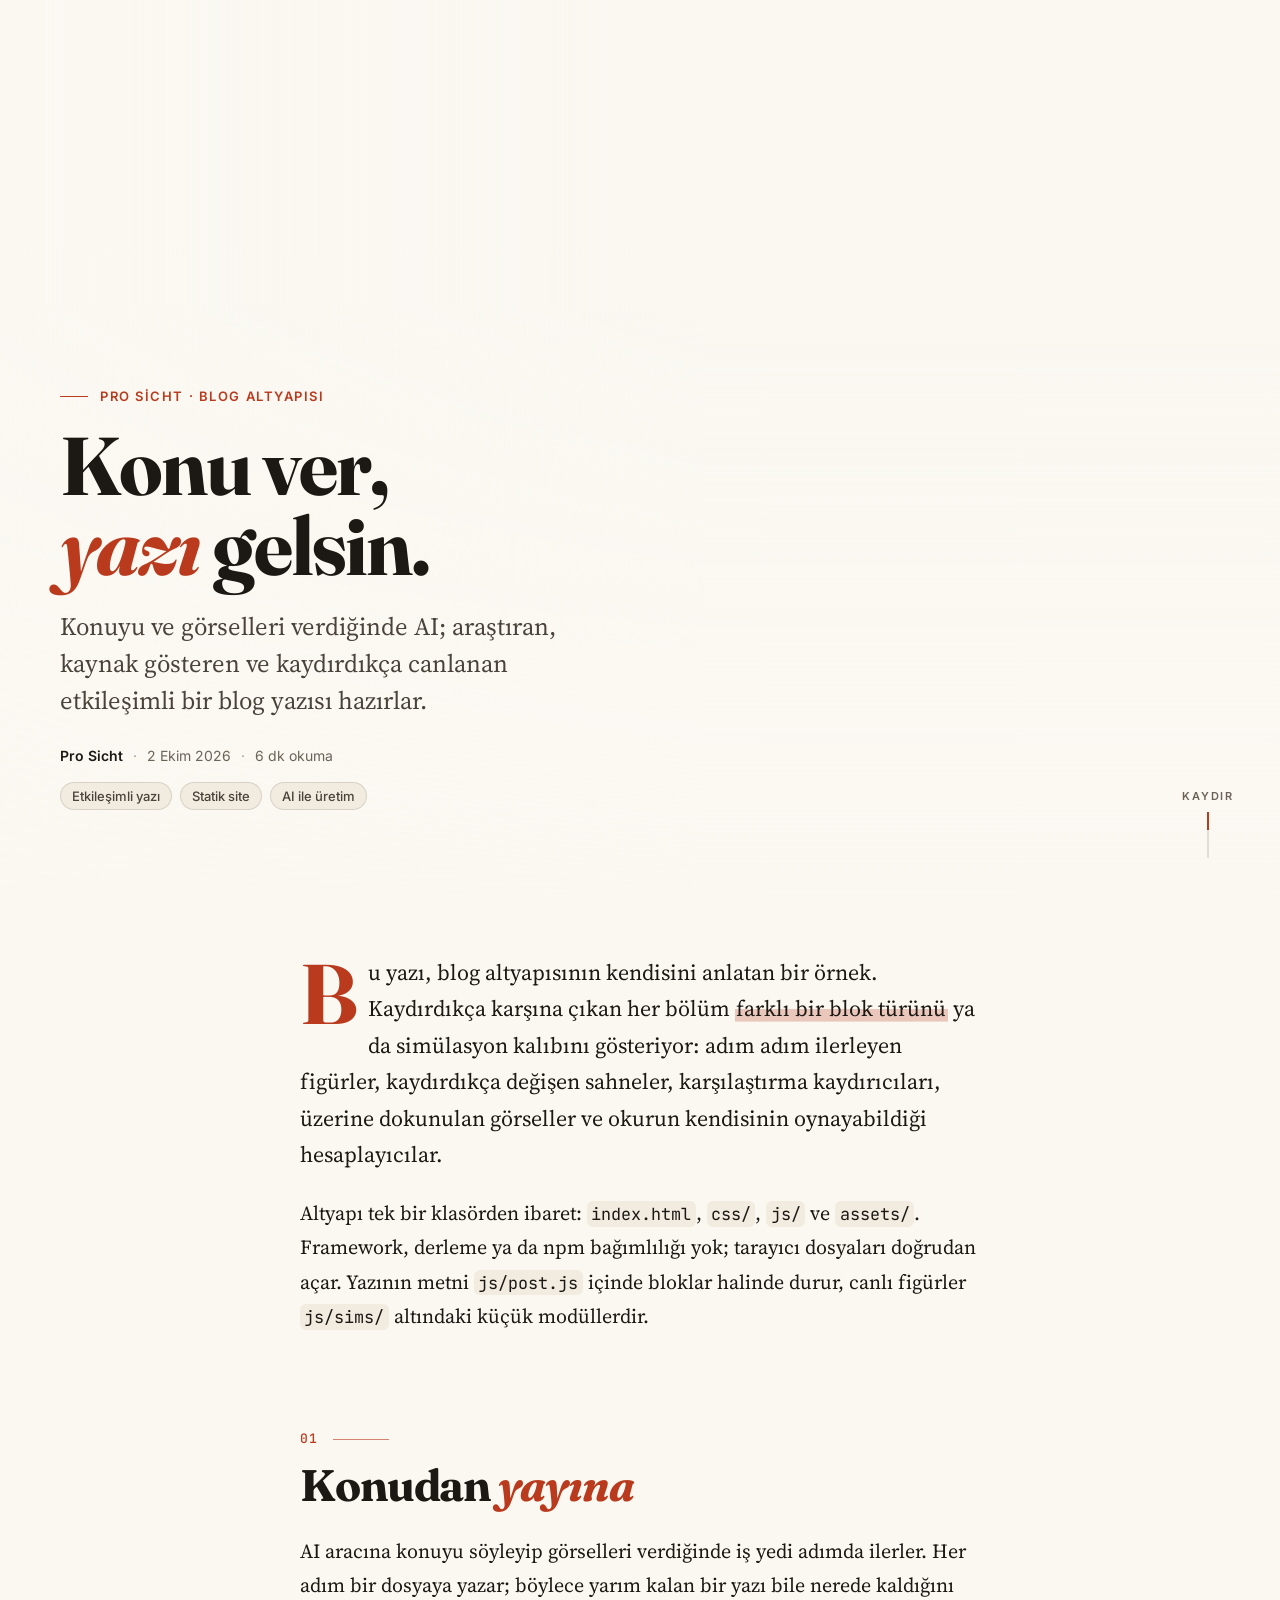
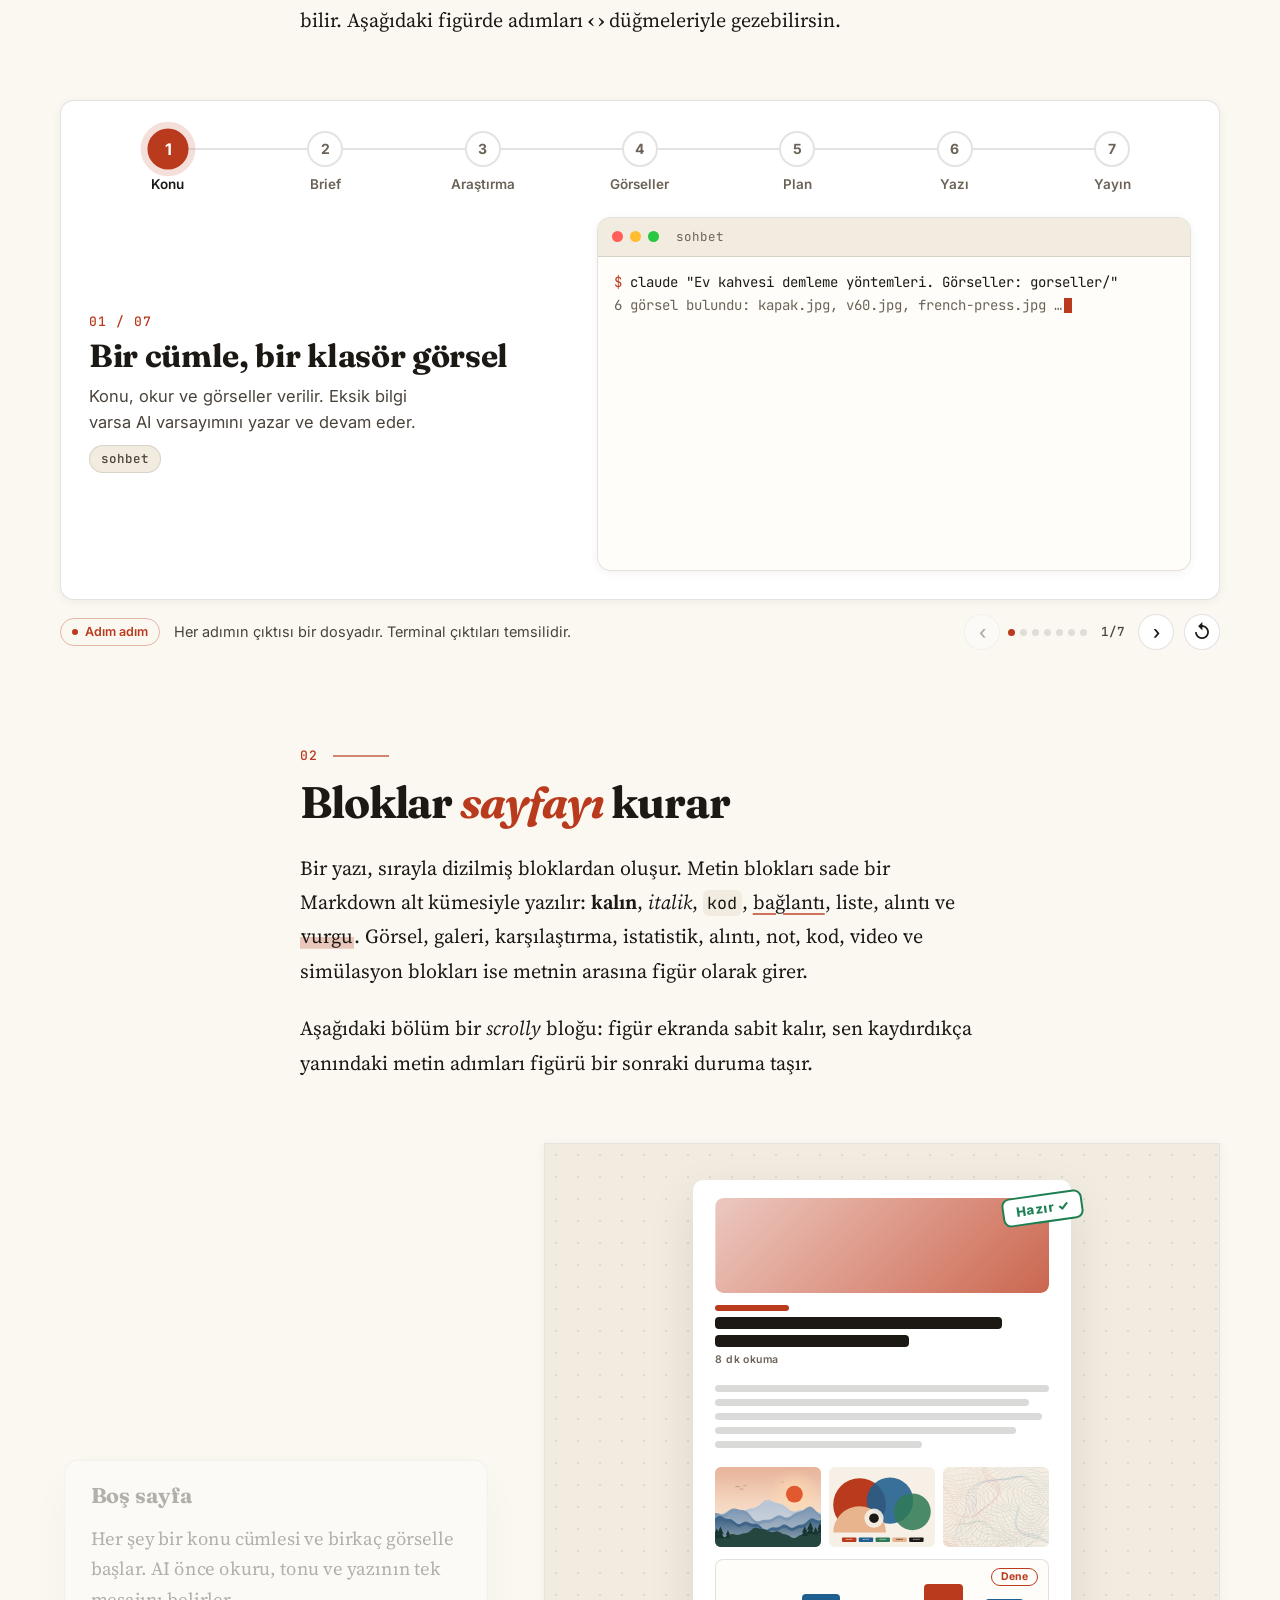
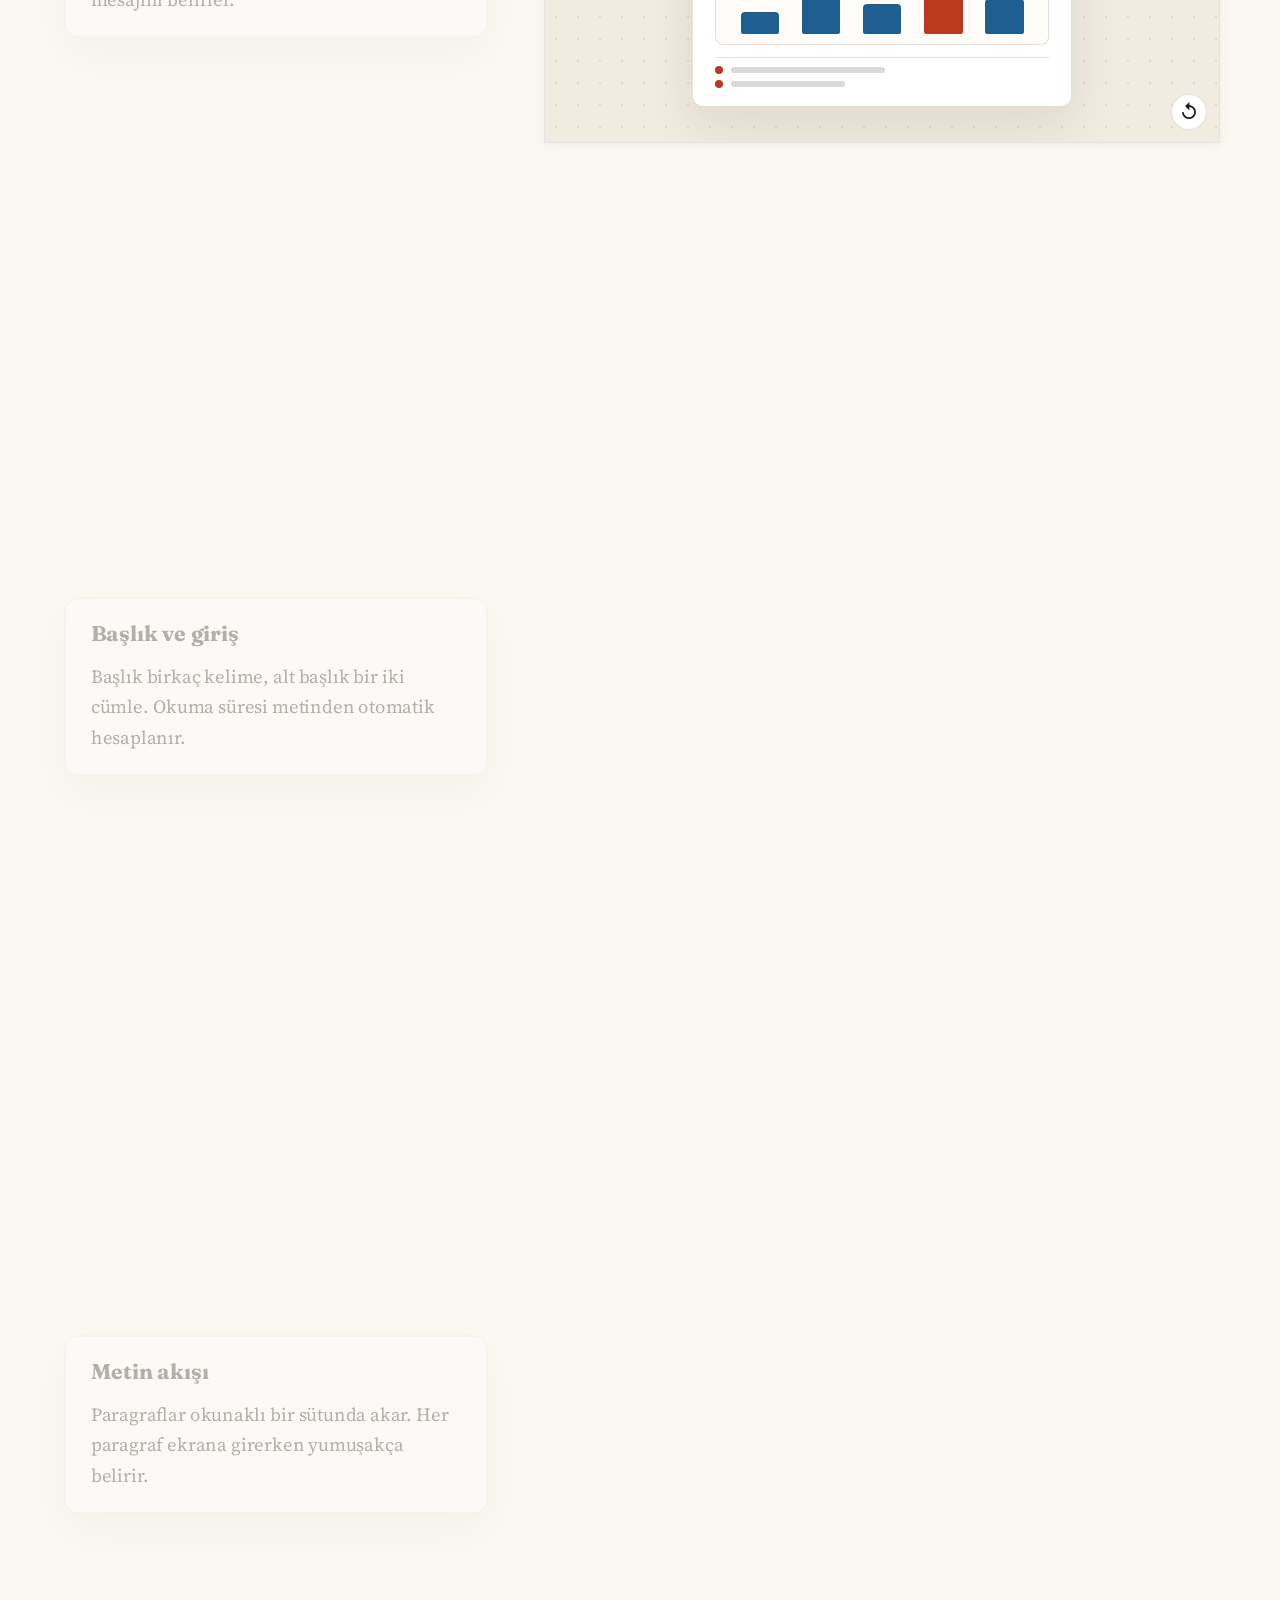
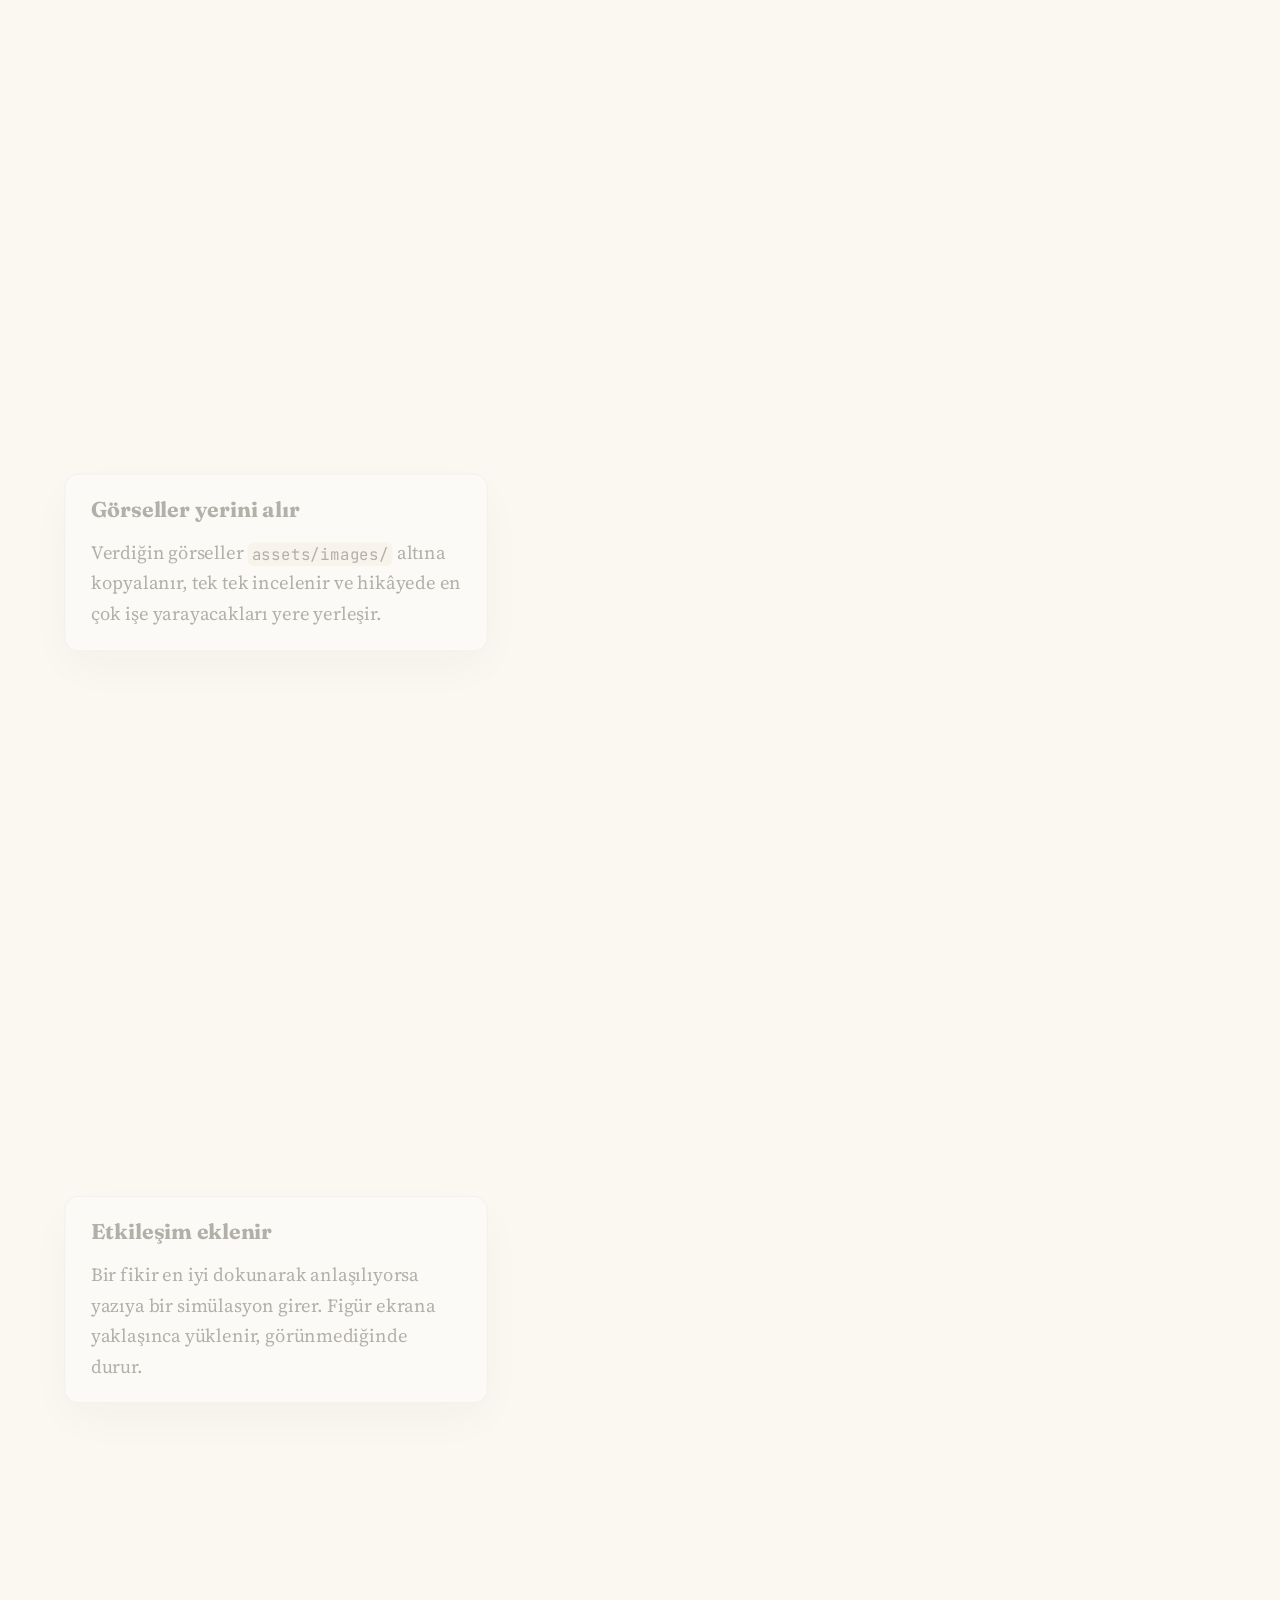
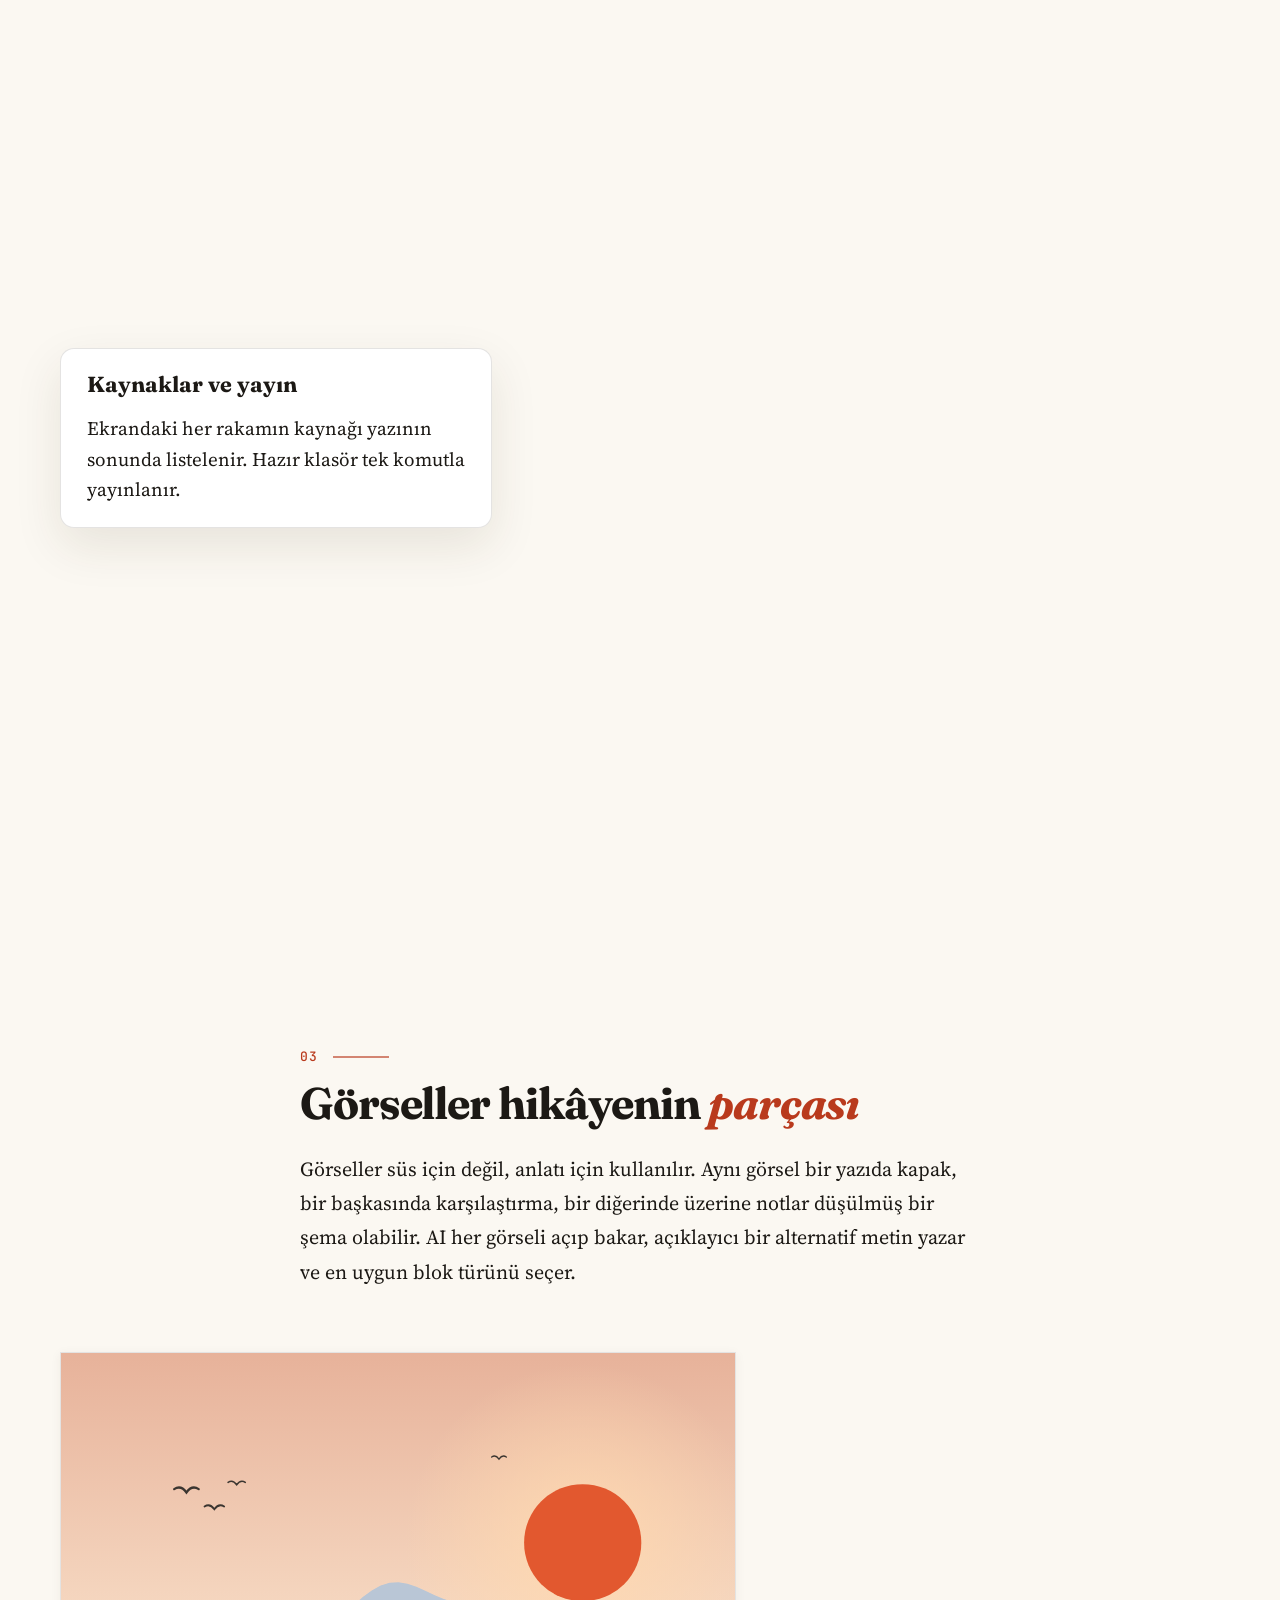
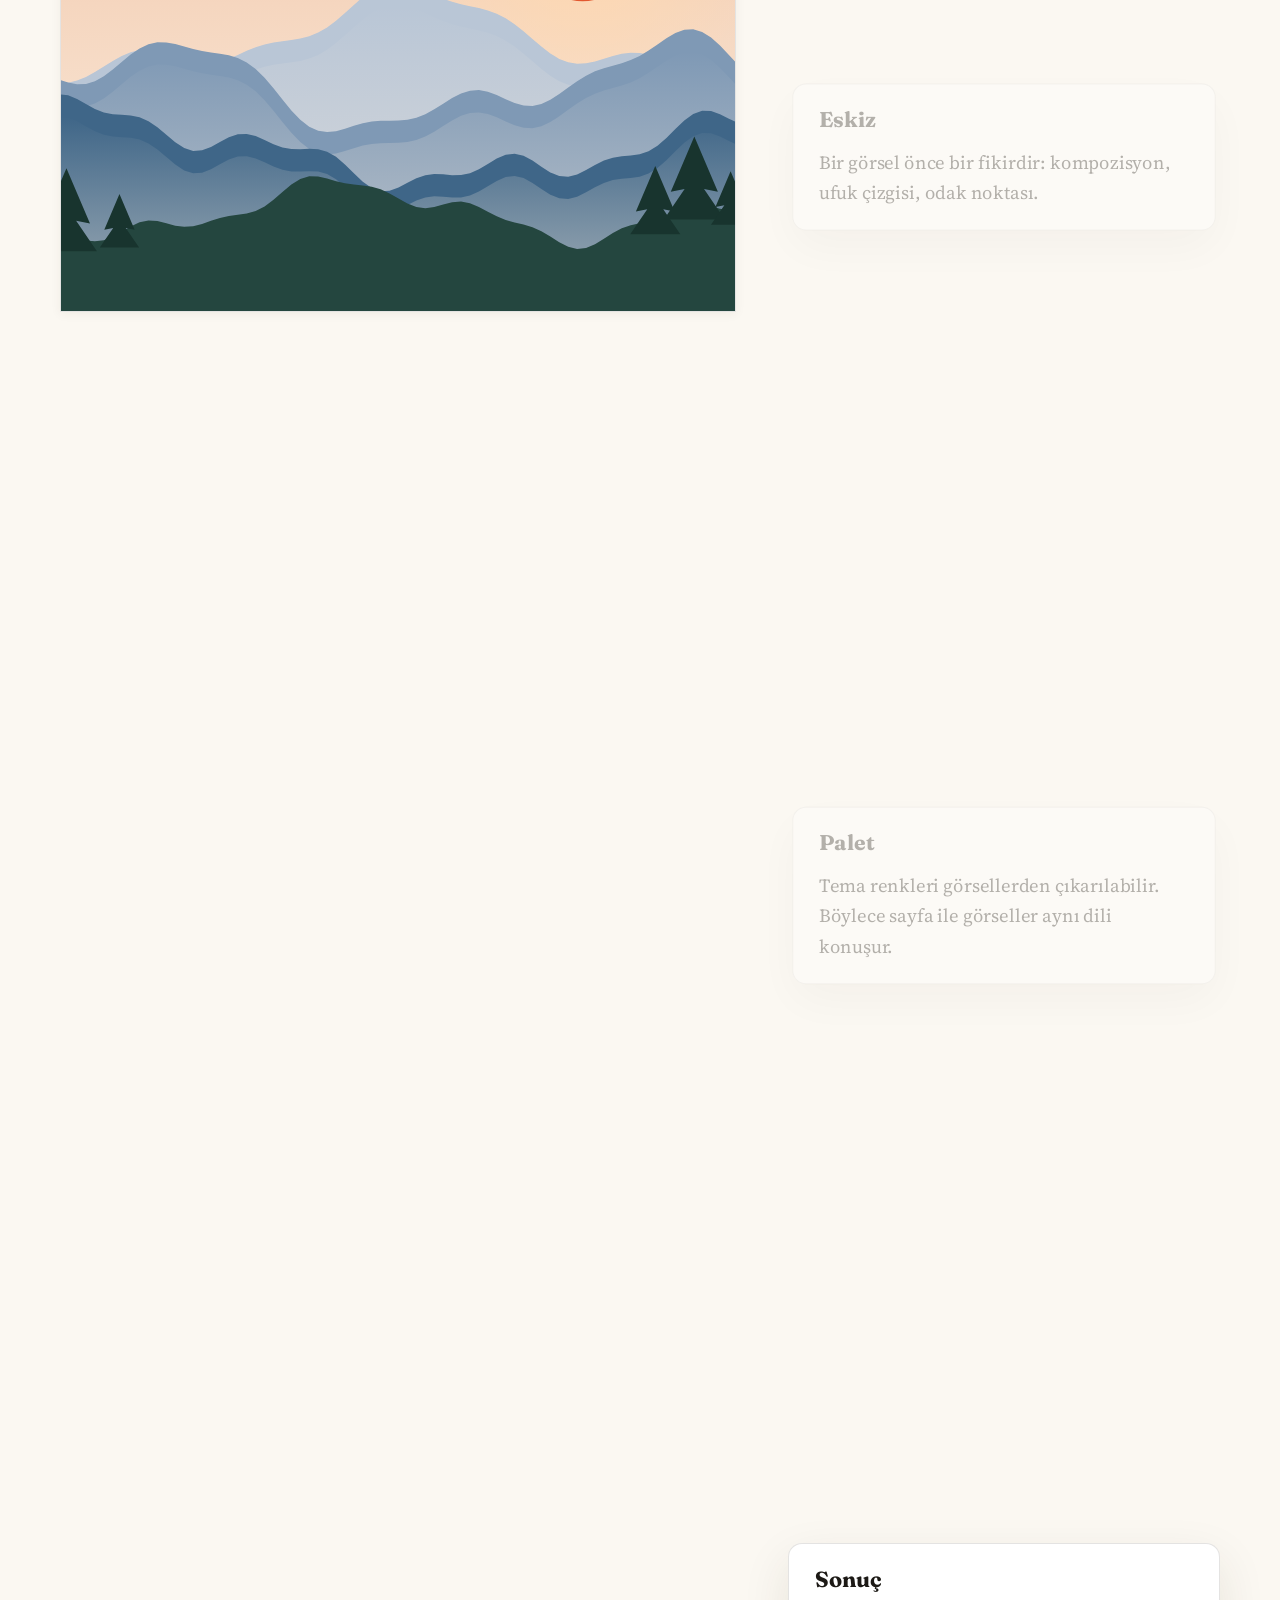
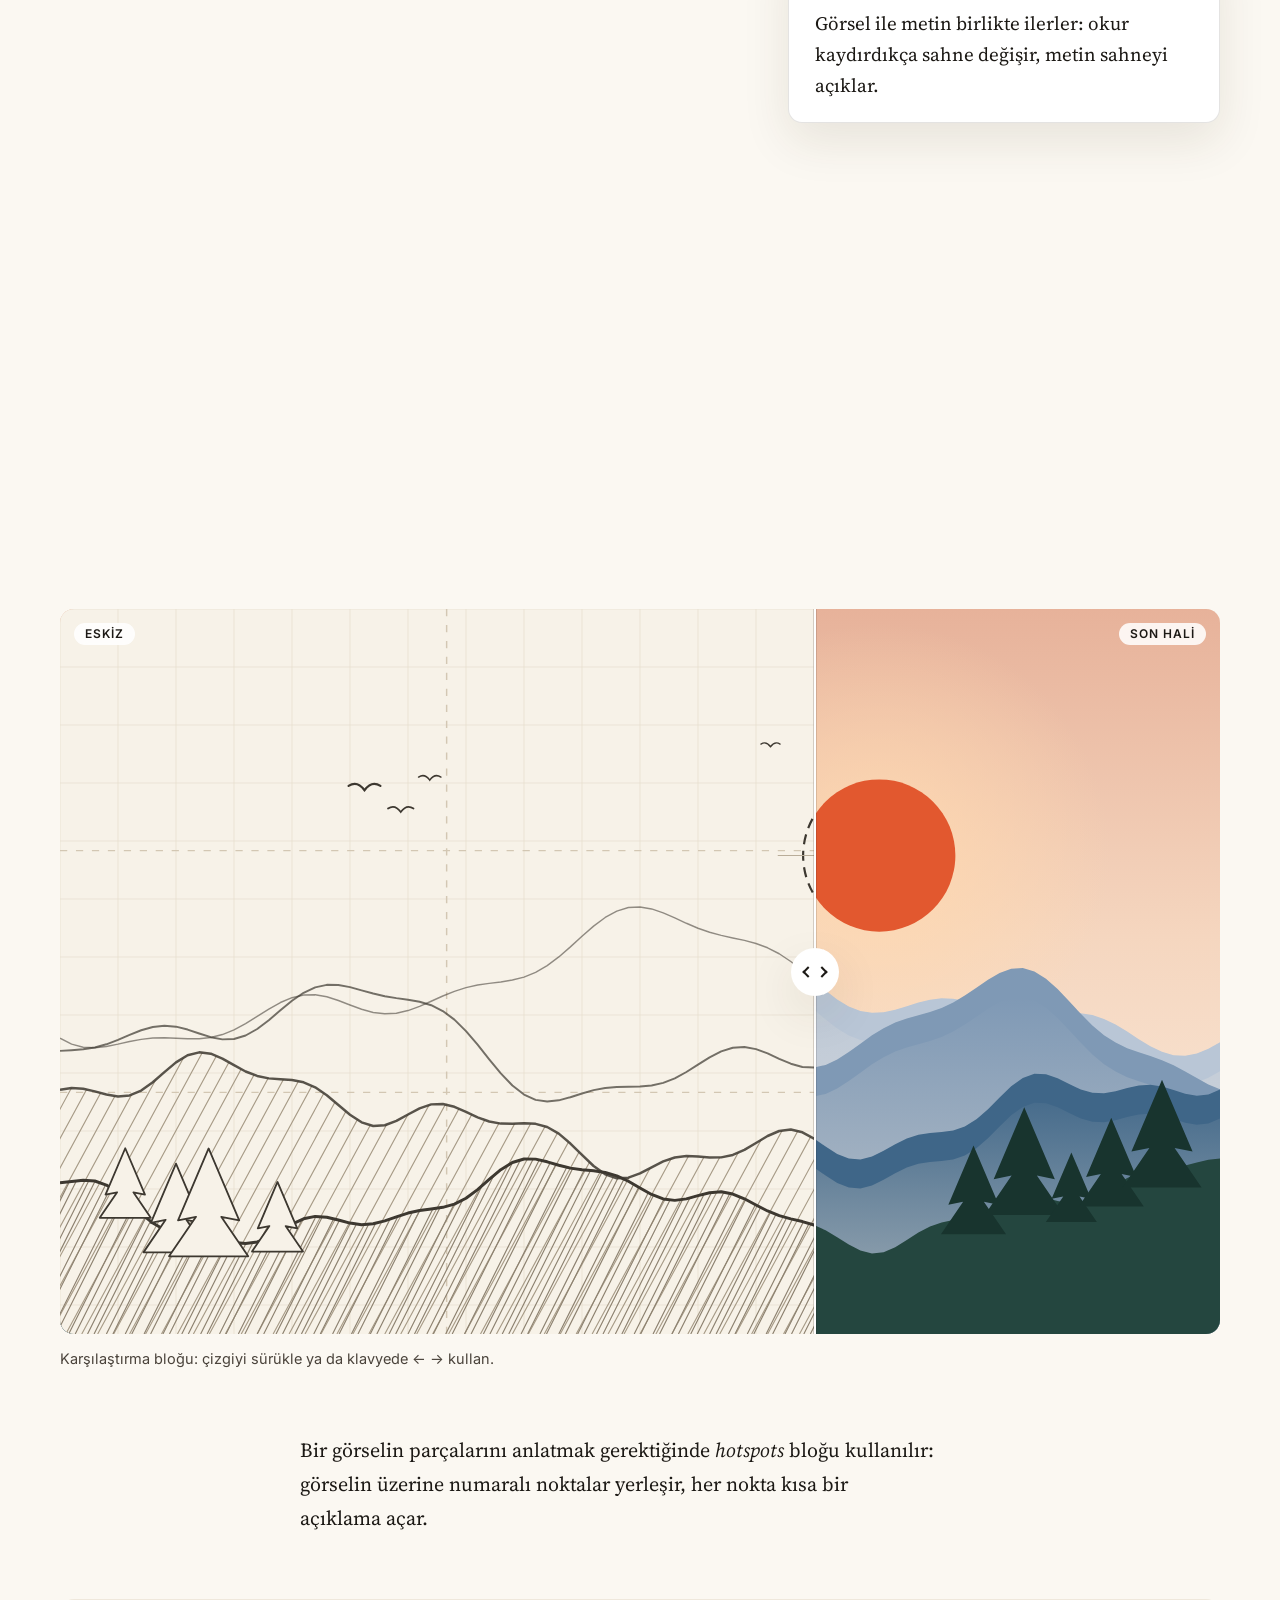
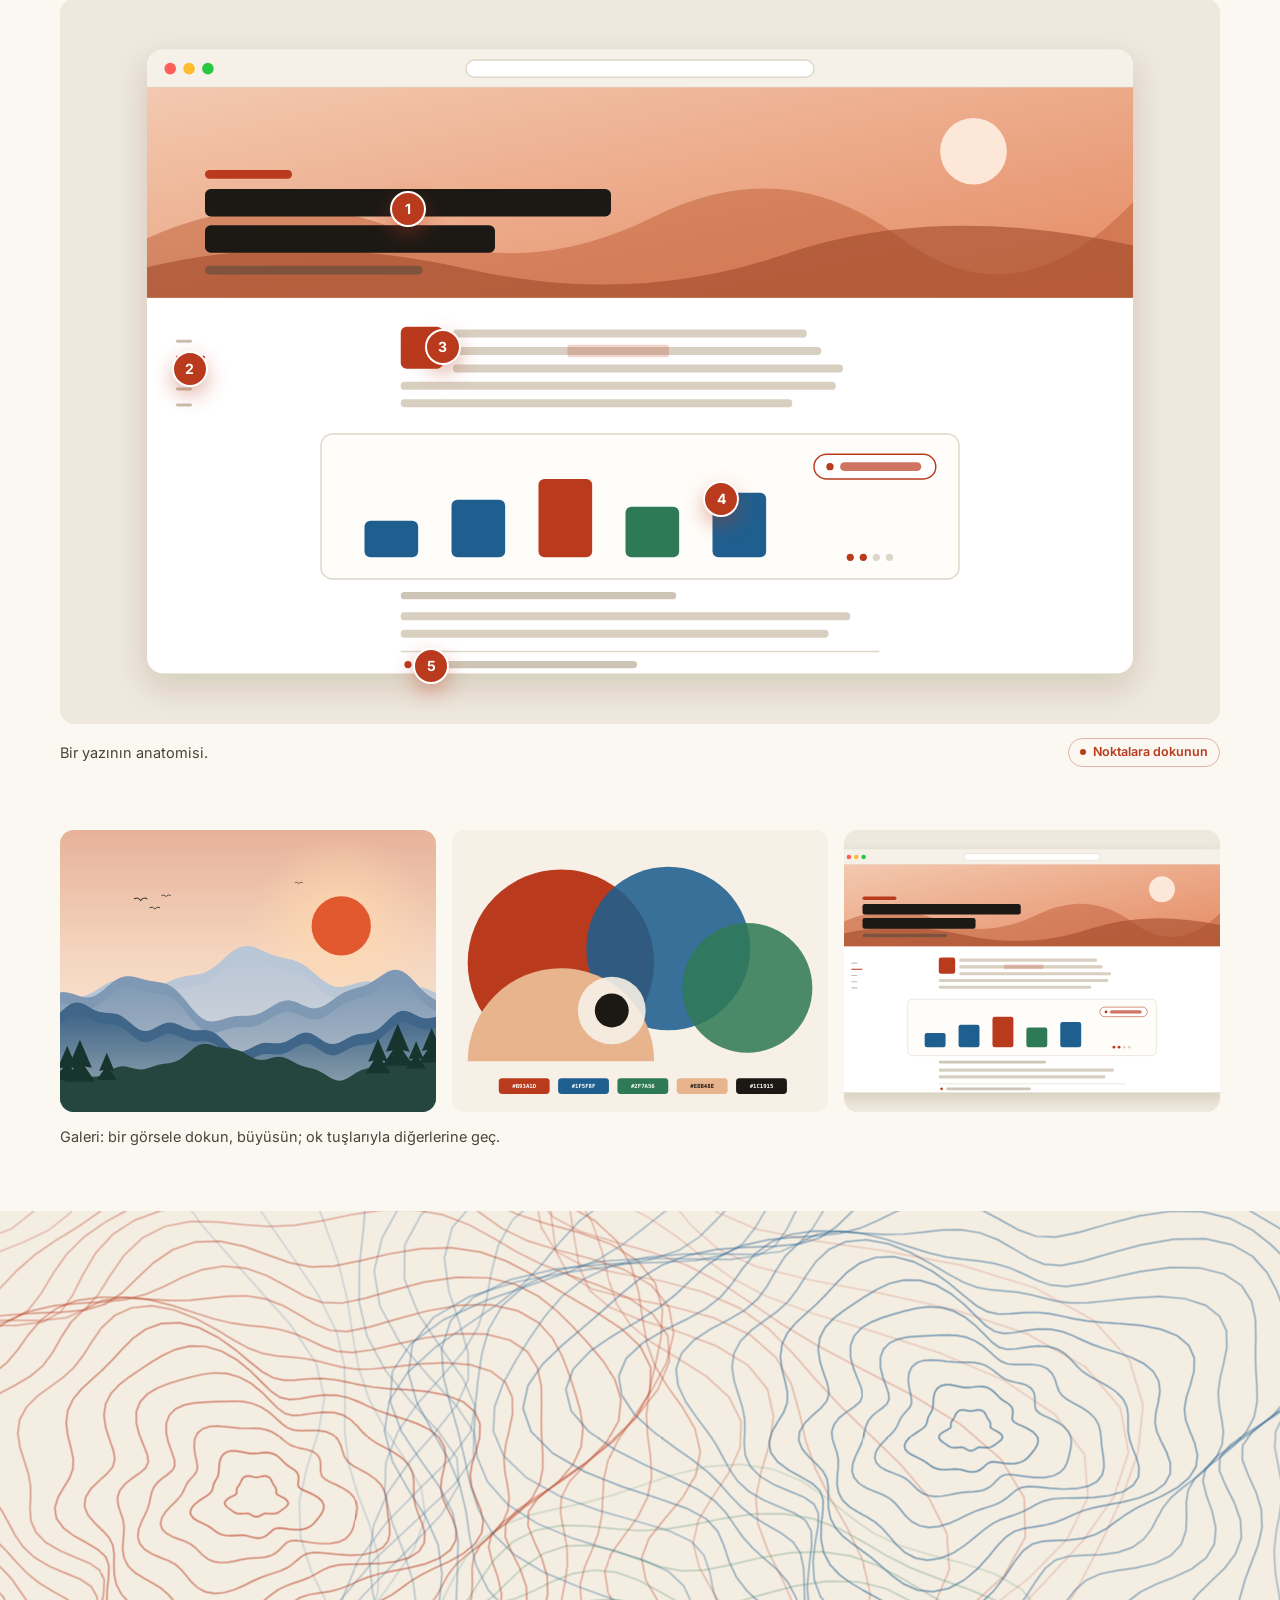
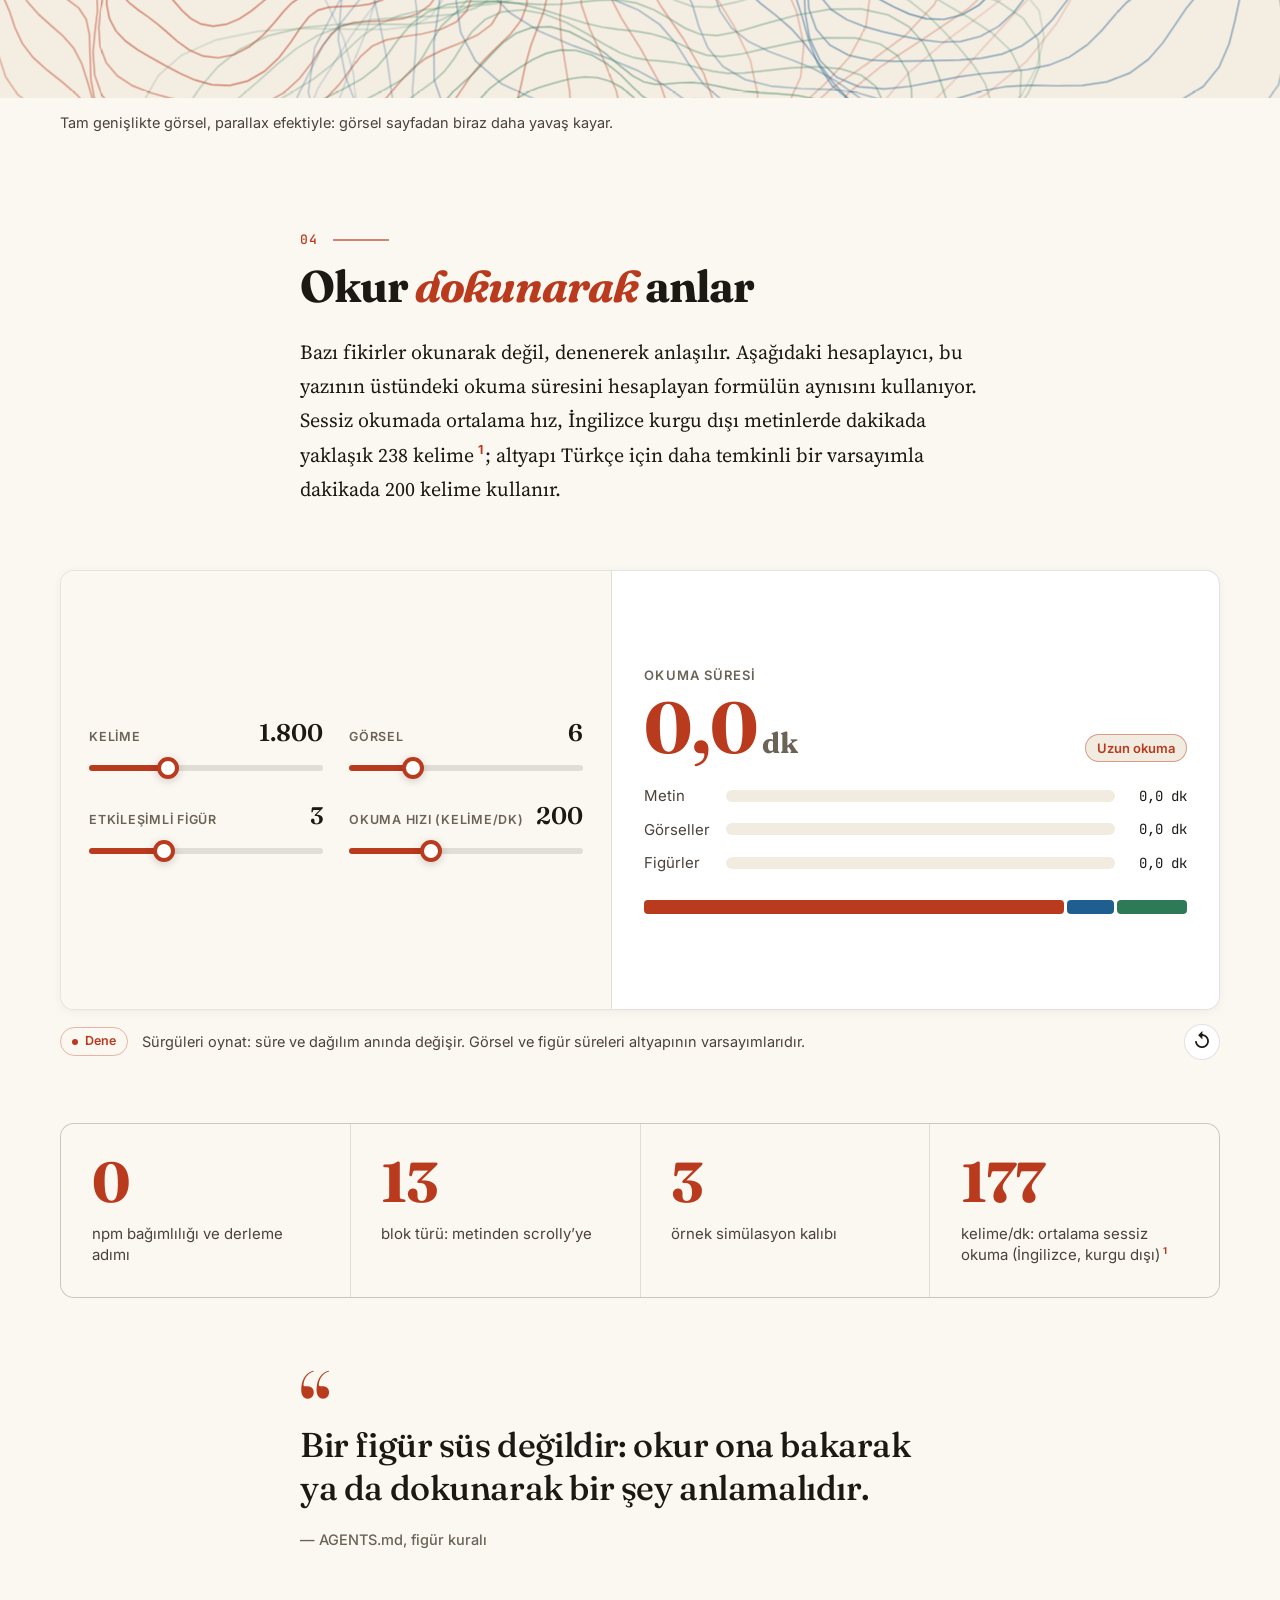
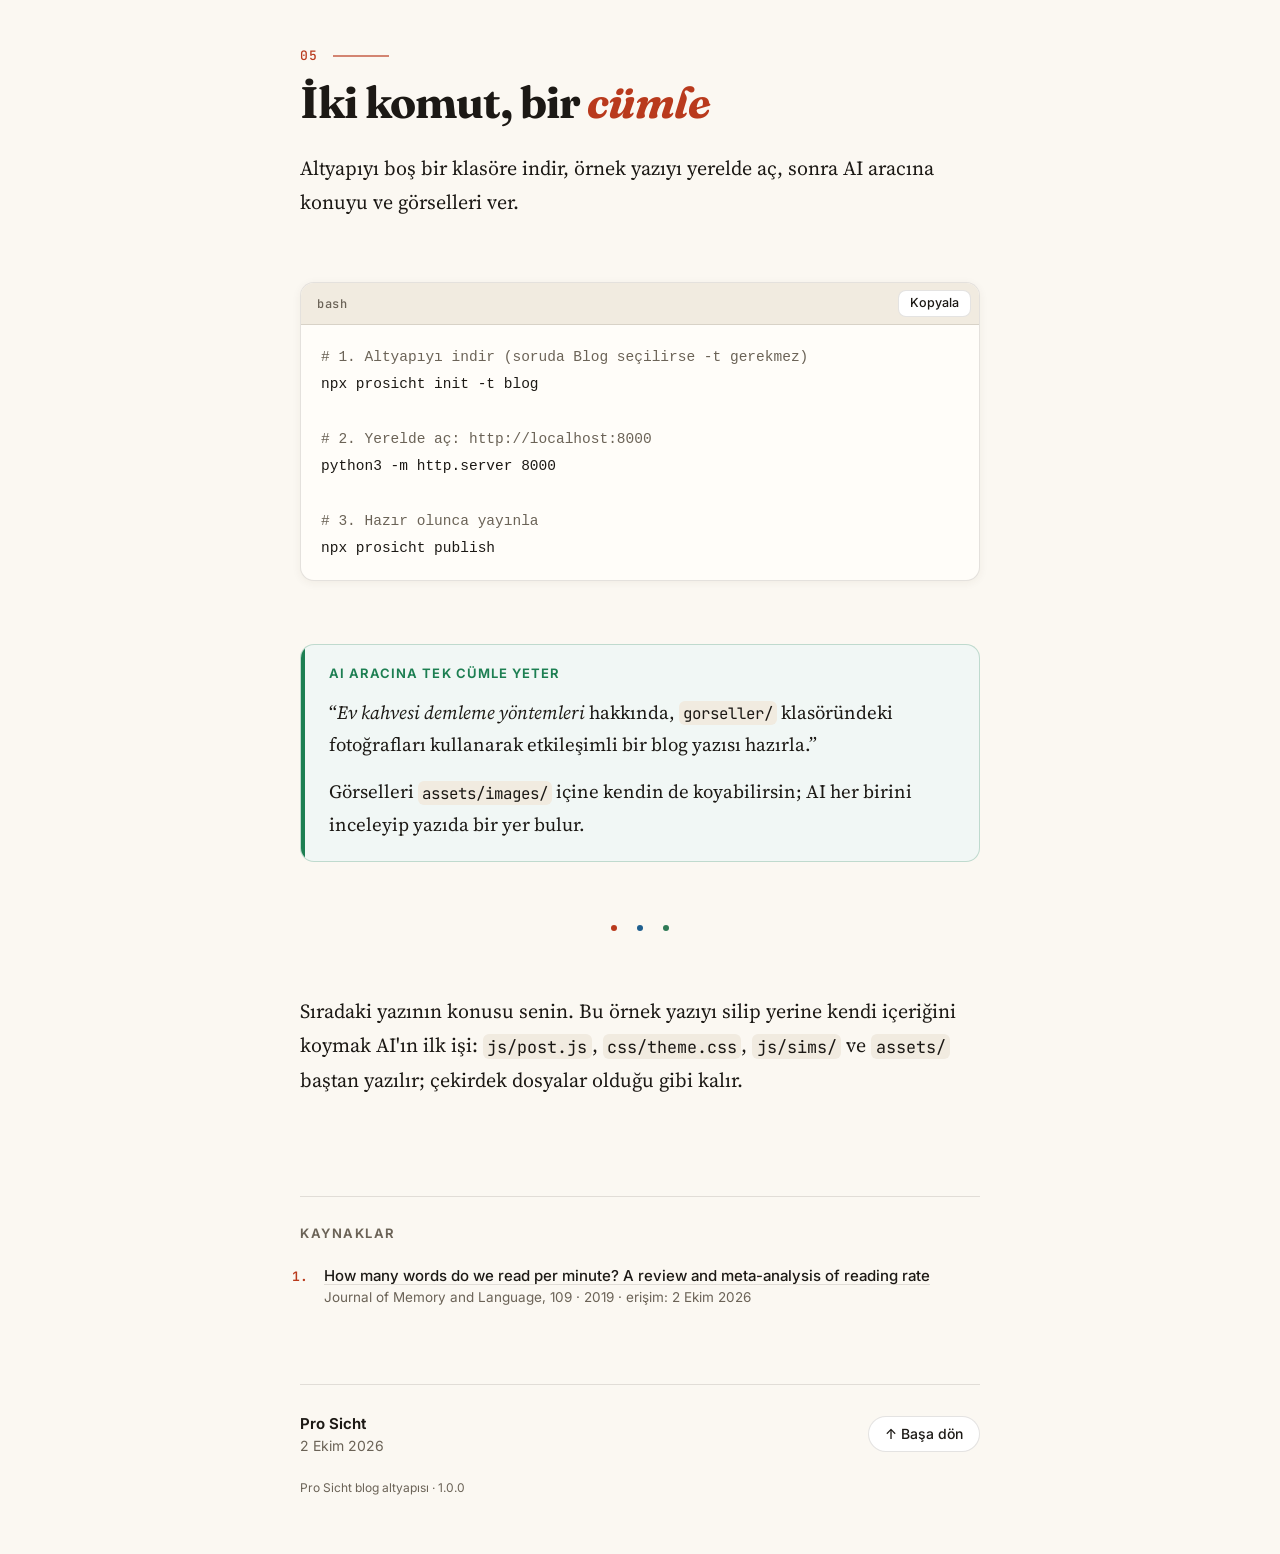
<file: templates/blog/index.html>
<!doctype html>
<!-- Entry point. CORE FILE: `npx prosicht update` overwrites it. Post content lives in js/post.js.
     Every path is relative (no leading slash): the post is served under a sub-path when published. -->
<html lang="tr">
<head>
<meta charset="utf-8">
<meta name="viewport" content="width=device-width, initial-scale=1, viewport-fit=cover">
<meta name="robots" content="noindex, nofollow">
<title>Blog</title>
<link rel="icon" href="data:,">
<link rel="stylesheet" href="css/theme.css">
<link rel="stylesheet" href="css/core/shell.css">
</head>
<body>

<div class="progress" aria-hidden="true"><i id="progress-fill"></i></div>

<header class="topbar" id="topbar" hidden>
  <a class="topbar-title" id="topbar-title"></a>
  <span class="topbar-left" id="topbar-left"></span>
  <button class="topbar-toc" id="toc-toggle" type="button" aria-expanded="false" aria-controls="toc">
    <i aria-hidden="true"></i><span id="toc-label"></span>
  </button>
</header>

<nav class="toc" id="toc" hidden>
  <p class="toc-title" id="toc-title"></p>
  <ol class="toc-list" id="toc-list"></ol>
</nav>

<main class="post" id="post"></main>

<div class="lightbox" id="lightbox" role="dialog" aria-modal="true" hidden>
  <figure class="lb-figure">
    <img class="lb-img" id="lb-img" alt="">
    <figcaption class="lb-cap" id="lb-cap"></figcaption>
  </figure>
  <span class="lb-count" id="lb-count"></span>
  <button class="lb-btn lb-close" id="lb-close" type="button">&#215;</button>
  <button class="lb-btn lb-prev" id="lb-prev" type="button">&#8249;</button>
  <button class="lb-btn lb-next" id="lb-next" type="button">&#8250;</button>
</div>

<div class="toast" id="toast" role="status" aria-live="polite"></div>

<script type="module" src="js/core/app.js"></script>
</body>
</html>
</file>
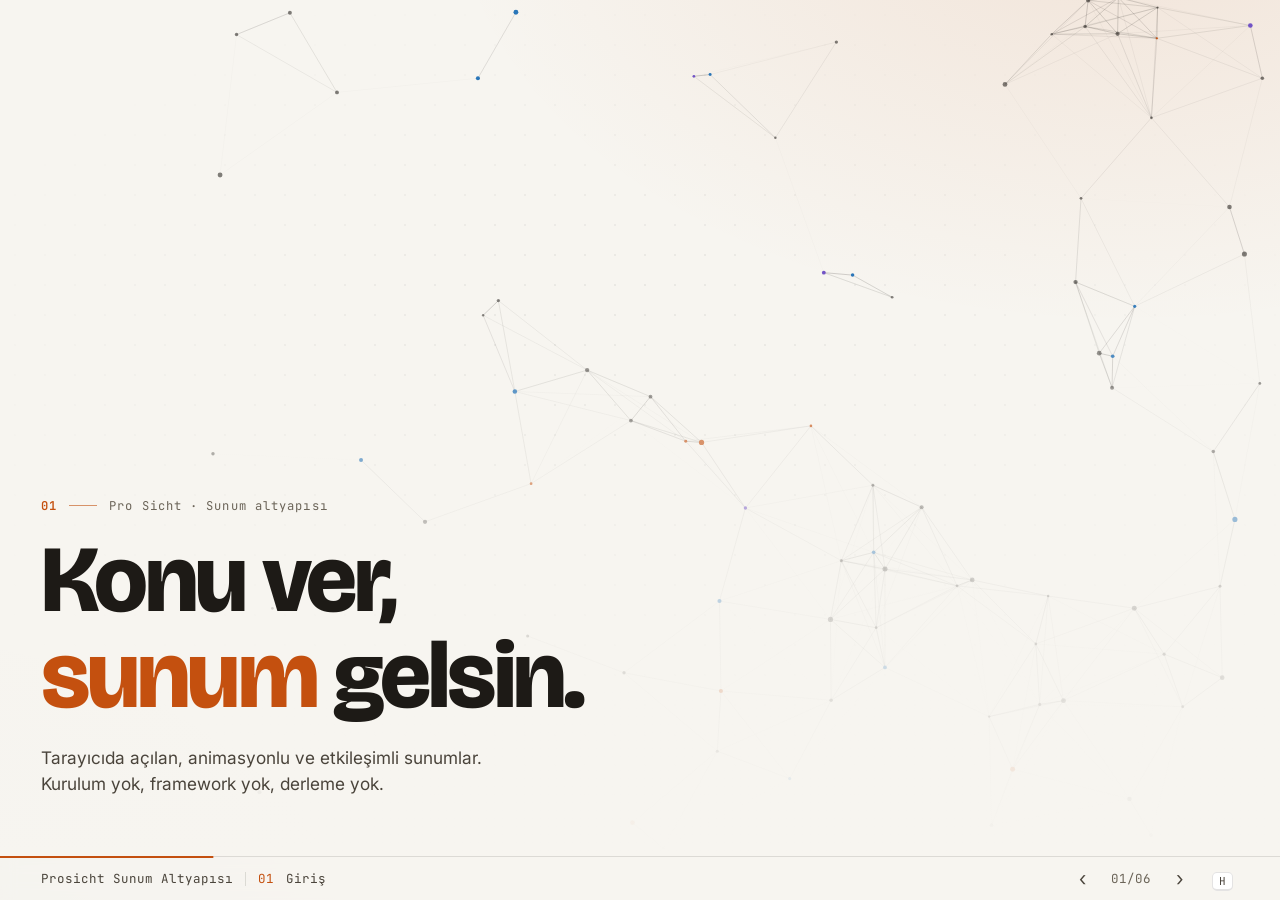
<file: templates/presentation/index.html>
<!doctype html>
<!-- Entry point. CORE FILE: `npx prosicht update` overwrites it. Deck content lives in js/scenes.js.
     Every path is relative (no leading slash): the deck is served under a sub-path when published. -->
<html lang="tr">
<head>
<meta charset="utf-8">
<meta name="viewport" content="width=device-width, initial-scale=1">
<meta name="robots" content="noindex, nofollow">
<title>Sunum</title>
<link rel="icon" href="data:,">
<link rel="stylesheet" href="css/theme.css">
<link rel="stylesheet" href="css/core/shell.css">
</head>
<body>

<div class="backdrop" aria-hidden="true"></div>

<main class="stage" id="stage" data-layout="split">
  <header class="head" id="head">
    <p class="kicker"><span class="kicker-num" id="kicker-num"></span><span class="kicker-text" id="kicker-text"></span></p>
    <h1 class="title" id="title"></h1>
    <p class="lede" id="lede"></p>
  </header>
  <section class="sim-area" id="sim-area">
    <div class="sim-host" id="sim-host"></div>
    <div class="sim-empty" id="sim-empty" hidden>
      <p class="sim-empty-title" id="sim-empty-title"></p>
      <p class="sim-empty-note" id="sim-empty-note"></p>
    </div>
  </section>
</main>

<footer class="bar" id="bar">
  <span class="bar-deck" id="bar-deck"></span>
  <span class="bar-sep" aria-hidden="true"></span>
  <span class="bar-num" id="bar-num"></span>
  <span class="bar-name" id="bar-name"></span>
  <span class="bar-stages" id="bar-stages" aria-hidden="true"></span>
  <span class="bar-gap"></span>
  <span class="bar-state" id="bar-state" hidden></span>
  <button class="bar-btn" id="bar-prev" type="button" aria-label="Previous">&#8249;</button>
  <span class="bar-count" id="bar-count"></span>
  <button class="bar-btn" id="bar-next" type="button" aria-label="Next">&#8250;</button>
  <button class="bar-btn bar-btn--key" id="bar-help" type="button"><kbd>H</kbd></button>
  <span class="bar-progress" aria-hidden="true"><i id="bar-fill"></i></span>
</footer>

<nav class="overview" id="overview" hidden>
  <div class="overview-head">
    <h2 class="overview-title" id="overview-title"></h2>
    <span class="overview-hint" id="overview-hint"></span>
  </div>
  <div class="overview-grid" id="overview-grid"></div>
</nav>

<aside class="drawer" id="drawer" hidden>
  <header class="drawer-head">
    <span class="drawer-eyebrow" id="drawer-eyebrow"></span>
    <h2 class="drawer-title" id="drawer-title"></h2>
    <button class="drawer-close" id="drawer-close" type="button"><kbd>Esc</kbd></button>
  </header>
  <div class="drawer-body" id="drawer-body"></div>
</aside>

<div class="toast" id="toast" role="status" aria-live="polite"></div>
<div class="blackout" id="blackout" aria-hidden="true"></div>
<p class="sr-only" id="live" aria-live="polite"></p>

<script type="module" src="js/core/app.js"></script>
</body>
</html>
</file>
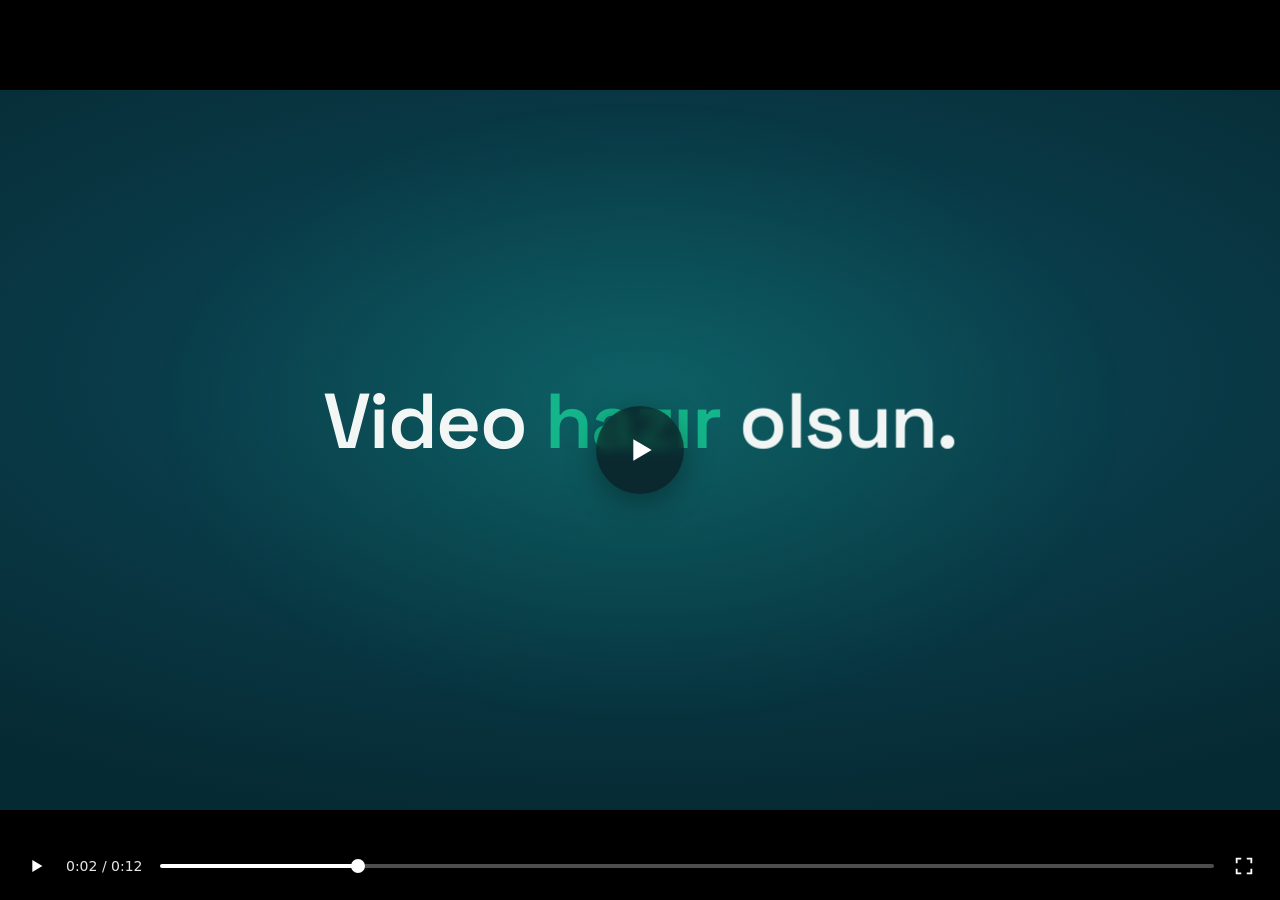
<file: templates/video/index.html>
<!doctype html>
<html lang="tr">
<head>
  <meta charset="utf-8">
  <meta name="viewport" content="width=device-width, initial-scale=1">
  <title>Video</title>
  <link rel="stylesheet" href="css/core/player.css">
  <link rel="stylesheet" href="css/theme.css">
  <script src="js/core/vendor/gsap.min.js"></script>
  <script type="module" src="js/core/app.js"></script>
</head>
<body>
  <!-- The 1920×1080 stage. js/core/app.js fills it from js/film.js; the
       data-* attributes make it a HyperFrames composition for `npx prosicht render`. -->
  <div id="film" data-composition-id="film" data-start="0" data-width="1920" data-height="1080"></div>
</body>
</html>
</file>
<file: templates/blog/css/theme.css>
/* Post theme: colours, fonts and text measure. POST-OWNED: rewrite it for each post.
   Light first: :root is the light palette every post starts from. The dark
   variant is used only when js/post.js sets post.theme = 'dark'.
   Keep every token name; shell.css and the kit read them. Canvas code reads
   them with token('--accent') from js/core/engine.js, so keep colours as hex. */

@import url('https://fonts.googleapis.com/css2?family=Fraunces:opsz,wght@9..144,400..800&family=Source+Serif+4:ital,opsz,wght@0,8..60,400..700;1,8..60,400..700&family=Inter:wght@400;500;600;700&family=JetBrains+Mono:wght@500;600&display=swap');

:root {
  color-scheme: light;

  /* surfaces */
  --bg: #fbf8f2;
  --bg-2: #f1ebe0;
  --panel: #ffffff;
  --line: rgb(33 28 22 / .12);
  --shadow: 0 18px 48px rgb(60 45 20 / .10);
  --shadow-sm: 0 2px 10px rgb(60 45 20 / .06);

  /* text (contrast on --bg: fg 16.5, fg-soft 9.2, muted 5.6) */
  --fg: #1c1915;
  --fg-soft: #4a433b;
  --muted: #6b6357;

  /* accents: one leading colour, two supporting ones (accent 5.4, accent-2 6.4, accent-3 4.9) */
  --accent: #b93a1d;
  --on-accent: #ffffff;
  --accent-2: #1f5f8f;
  --accent-3: #2f7a56;

  /* semantic */
  --good: #1d7f52;
  --warn: #9a6200;
  --bad: #c23838;

  /* type: display for titles, body for reading, ui for captions and sims */
  --font-display: 'Fraunces', 'Iowan Old Style', Georgia, serif;
  --font-body: 'Source Serif 4', 'Iowan Old Style', Georgia, serif;
  --font-ui: 'Inter', system-ui, -apple-system, 'Segoe UI', sans-serif;
  --font-mono: 'JetBrains Mono', ui-monospace, 'SF Mono', Menlo, monospace;
  --title-weight: 700;
  --title-tracking: -.025em;
  --accent-style: italic;        /* *accent* words in titles: italic or normal */

  /* layout */
  --measure: 680px;              /* text column */
  --wide: 1160px;                /* size: 'wide' figures */
  --radius: 14px;
  --radius-lg: 24px;
  --term-bg: #fffdf9;
}

/* Dark variant: only when the user asks for it (post.theme = 'dark'). */
:root[data-theme="dark"] {
  color-scheme: dark;
  --bg: #111214;
  --bg-2: #191a1d;
  --panel: #1d1f23;
  --line: rgb(236 235 231 / .12);
  --shadow: 0 24px 64px rgb(0 0 0 / .4);
  --shadow-sm: 0 2px 12px rgb(0 0 0 / .3);
  --fg: #ecebe7;
  --fg-soft: #bdb8ae;
  --muted: #8f897e;
  --accent: #ff8a5c;
  --on-accent: #1a0d06;
  --accent-2: #7cc4ff;
  --accent-3: #7fd6a8;
  --good: #5fd39a;
  --warn: #ffcf5c;
  --bad: #ff6b6b;
  --term-bg: #0c0d0f;
}
</file>
<file: templates/blog/css/core/shell.css>
/* Blog shell: layout, typography, blocks, figures, chrome and kit styles.
   CORE FILE: `npx prosicht update` overwrites it. Colours, fonts and the text
   measure come from css/theme.css (post-owned); change the look there. */

*, *::before, *::after { box-sizing: border-box; }
:root {
  --topbar-h: 56px;
  --gutter: clamp(18px, 4vw, 40px);
  --fig-gap: clamp(44px, 7vh, 80px);
  --ease-out: cubic-bezier(.2, .8, .2, 1);
  --text-size: clamp(18px, .35vw + 15.5px, 21px);
}
html {
  -webkit-text-size-adjust: 100%;
  scroll-padding-top: calc(var(--topbar-h) + 24px);
}
html.is-locked { overflow: hidden; }
body {
  margin: 0;
  min-height: 100vh;
  background: var(--bg);
  color: var(--fg);
  font-family: var(--font-body);
  font-size: var(--text-size);
  line-height: 1.72;
  -webkit-font-smoothing: antialiased;
  text-rendering: optimizeLegibility;
}
img, video { display: block; max-width: 100%; }
button { font: inherit; color: inherit; }
::selection { background: color-mix(in srgb, var(--accent) 24%, transparent); }
:focus-visible { outline: 2px solid var(--accent-2); outline-offset: 3px; }
.sr-only { position: absolute; width: 1px; height: 1px; overflow: hidden; clip: rect(0 0 0 0); white-space: nowrap; }
[hidden] { display: none !important; }

/* ------------------------------------------------------- progress, bar */

.progress { position: fixed; top: 0; left: 0; right: 0; z-index: 60; height: 3px; pointer-events: none; }
.progress i {
  display: block;
  height: 100%;
  background: linear-gradient(90deg, var(--accent), var(--accent-2));
  transform-origin: 0 50%;
  transform: scaleX(0);
}

.topbar {
  position: fixed;
  top: 0;
  left: 0;
  right: 0;
  z-index: 50;
  height: var(--topbar-h);
  display: flex;
  align-items: center;
  gap: 18px;
  padding: 0 var(--gutter);
  font-family: var(--font-ui);
  font-size: 14px;
  line-height: 1.2;
  color: var(--fg-soft);
  background: color-mix(in srgb, var(--bg) 86%, transparent);
  -webkit-backdrop-filter: blur(14px) saturate(1.3);
  backdrop-filter: blur(14px) saturate(1.3);
  border-bottom: 1px solid var(--line);
  transform: translateY(-101%);
  transition: transform .5s var(--ease-out);
}
body[data-past="true"] .topbar { transform: none; }
.topbar-title {
  flex: 1;
  min-width: 0;
  font-family: var(--font-display);
  font-size: 16.5px;
  font-weight: 600;
  color: var(--fg);
  text-decoration: none;
  white-space: nowrap;
  overflow: hidden;
  text-overflow: ellipsis;
}
.topbar-left { color: var(--muted); white-space: nowrap; font-variant-numeric: tabular-nums; }
.topbar-toc {
  appearance: none;
  display: inline-flex;
  align-items: center;
  gap: 9px;
  padding: 8px 14px;
  border-radius: 999px;
  border: 1px solid var(--line);
  background: var(--panel);
  font: 500 13.5px/1 var(--font-ui);
  cursor: pointer;
}
.topbar-toc i, .topbar-toc i::before, .topbar-toc i::after { display: block; width: 14px; height: 1.6px; border-radius: 2px; background: currentColor; }
.topbar-toc i { position: relative; }
.topbar-toc i::before, .topbar-toc i::after { content: ''; position: absolute; left: 0; }
.topbar-toc i::before { top: -4.5px; }
.topbar-toc i::after { top: 4.5px; width: 9px; }
.topbar-toc[aria-expanded="true"] { border-color: var(--accent); color: var(--accent); }
@media (max-width: 640px) {
  .topbar-left { display: none; }
  .topbar-toc span { display: none; }
  .topbar-toc { padding: 10px 11px; }
}

/* ------------------------------------------------------------------ toc */

.toc { position: fixed; z-index: 45; font-family: var(--font-ui); }
.toc-title {
  margin: 0 0 10px;
  font-size: 12px;
  font-weight: 600;
  letter-spacing: .1em;
  text-transform: uppercase;
  color: var(--muted);
}
.toc-list { list-style: none; margin: 0; padding: 0; display: grid; }
.toc-link { display: flex; align-items: baseline; text-decoration: none; color: var(--fg-soft); }
.toc-num { font-family: var(--font-mono); font-size: 12px; color: var(--accent); }

/* wide screens: a quiet rail of dashes in the left margin, expands on hover */
@media (min-width: 1300px) {
  .topbar-toc { display: none; }
  .toc {
    left: 14px;
    top: 50%;
    max-width: 300px;
    padding: 12px 14px;
    border-radius: 16px;
    border: 1px solid transparent;
    transform: translateY(-50%);
    opacity: 0;
    pointer-events: none;
    transition: opacity .45s, background .25s, border-color .25s, box-shadow .25s;
  }
  body[data-past="true"] .toc { opacity: 1; pointer-events: auto; }
  .toc .toc-title { opacity: 0; height: 0; margin: 0; overflow: hidden; transition: opacity .2s; }
  .toc-list { gap: 2px; }
  .toc-link { align-items: center; gap: 10px; padding: 5px 2px; font-size: 13.5px; line-height: 1.3; color: var(--muted); }
  .toc-link::before {
    content: '';
    flex: none;
    width: 14px;
    height: 2px;
    border-radius: 2px;
    background: currentColor;
    opacity: .45;
    transition: width .35s var(--ease-out), background .3s, opacity .3s;
  }
  .toc-link:hover::before { opacity: .9; }
  .toc-link[aria-current="true"] { color: var(--fg); }
  .toc-link[aria-current="true"]::before { width: 28px; background: var(--accent); opacity: 1; }
  .toc-num, .toc-text { max-width: 0; overflow: hidden; white-space: nowrap; text-overflow: ellipsis; opacity: 0; transition: opacity .2s, max-width .3s var(--ease-out); }
  .toc:hover, .toc:focus-within { background: var(--panel); border-color: var(--line); box-shadow: var(--shadow); }
  .toc:hover .toc-title, .toc:focus-within .toc-title { opacity: 1; height: auto; margin: 0 0 8px 2px; }
  .toc:hover :is(.toc-num, .toc-text), .toc:focus-within :is(.toc-num, .toc-text) { max-width: 230px; opacity: 1; }
  .toc:hover .toc-num, .toc:focus-within .toc-num { max-width: 40px; }
}

/* smaller screens: a sheet under the top bar */
@media (max-width: 1299.98px) {
  .toc {
    top: calc(var(--topbar-h) + 8px);
    right: var(--gutter);
    width: min(380px, calc(100vw - 2 * var(--gutter)));
    max-height: calc(100svh - var(--topbar-h) - 24px);
    overflow: auto;
    padding: 18px 20px 10px;
    border-radius: 16px;
    border: 1px solid var(--line);
    background: var(--panel);
    box-shadow: var(--shadow);
    opacity: 0;
    transform: translateY(-8px) scale(.98);
    transform-origin: top right;
    pointer-events: none;
    transition: opacity .2s, transform .3s var(--ease-out);
  }
  body[data-toc="true"] .toc { opacity: 1; transform: none; pointer-events: auto; }
  .toc-link { gap: 14px; padding: 11px 0; font-size: 15px; line-height: 1.35; border-top: 1px solid var(--line); }
  .toc-link[aria-current="true"] { color: var(--fg); font-weight: 600; }
}

/* ------------------------------------------------------------------ hero */

.post { overflow-x: clip; }
.hero { position: relative; }
.hero-kicker {
  display: flex;
  align-items: center;
  gap: 12px;
  margin: 0 0 clamp(14px, 2vh, 24px);
  font-family: var(--font-ui);
  font-size: 13px;
  font-weight: 600;
  letter-spacing: .12em;
  text-transform: uppercase;
  color: var(--accent);
  animation: fade-up .8s var(--ease-out) both;
}
.hero-kicker::before { content: ''; width: 28px; height: 1.5px; background: currentColor; }
.hero-title {
  margin: 0;
  font-family: var(--font-display);
  font-weight: var(--title-weight, 700);
  font-size: clamp(44px, 6.4vw, 112px);
  line-height: .98;
  letter-spacing: var(--title-tracking, -.025em);
  text-wrap: balance;
}
.hero-title em, .hero-title .w.em > span { font-style: var(--accent-style, normal); color: var(--accent); }
.hero-title .w { display: inline-block; }
.hero-title .w > span { display: inline-block; animation: rise .9s var(--ease-out) both; animation-delay: calc(var(--i) * 55ms + 120ms); }
.hero-dek {
  max-width: 42ch;
  margin: clamp(18px, 2.4vh, 28px) 0 0;
  font-size: clamp(19px, 1vw + 12px, 25px);
  line-height: 1.5;
  color: var(--fg-soft);
  text-wrap: pretty;
  animation: fade-up .9s var(--ease-out) .45s both;
}
.hero-meta {
  display: flex;
  flex-wrap: wrap;
  align-items: center;
  gap: 6px 10px;
  margin: clamp(20px, 3vh, 32px) 0 0;
  font-family: var(--font-ui);
  font-size: 14px;
  line-height: 1.4;
  color: var(--muted);
  animation: fade-up .9s var(--ease-out) .6s both;
}
.hero-meta span:first-child { color: var(--fg); font-weight: 600; }
.hero-dot { opacity: .6; }
.hero-tags { display: flex; flex-wrap: wrap; gap: 8px; margin: 16px 0 0; animation: fade-up .9s var(--ease-out) .7s both; }
.hero-media { will-change: transform; }
.hero-img { width: 100%; height: 100%; object-fit: cover; animation: hero-in 2.2s var(--ease-out) both; }
.hero .hero-stage { position: absolute; inset: 0; height: auto; border: 0; border-radius: 0; background: none; box-shadow: none; }
.hero-credit {
  position: absolute;
  right: 12px;
  bottom: 12px;
  padding: 3px 9px;
  border-radius: 6px;
  font: 500 11.5px/1.4 var(--font-ui);
  color: var(--fg-soft);
  background: color-mix(in srgb, var(--panel) 78%, transparent);
}

/* full: media fills the first screen, the title sits bottom-left over it */
.hero[data-layout="full"] {
  min-height: max(560px, min(100svh, 1040px));
  display: grid;
  align-content: end;
  padding: calc(var(--topbar-h) + 48px) 0 clamp(64px, 10vh, 120px);
  overflow: clip;
  isolation: isolate;
}
.hero[data-layout="full"] .hero-media { position: absolute; inset: 0; z-index: -1; }
.hero[data-layout="full"] .hero-media::after {
  content: '';
  position: absolute;
  inset: 0;
  pointer-events: none;
  background:
    linear-gradient(to top, var(--bg) 0%, color-mix(in srgb, var(--bg) 80%, transparent) 28%, transparent 66%),
    linear-gradient(to right, color-mix(in srgb, var(--bg) 55%, transparent) 0%, transparent 55%);
}
.hero[data-layout="full"] .hero-credit { z-index: 1; bottom: auto; top: calc(var(--topbar-h) + 4px); }
.hero[data-layout="full"] .hero-inner { width: min(var(--wide, 1160px), 100% - 2 * var(--gutter)); margin: 0 auto; }
.hero[data-layout="full"] .hero-title { max-width: 16ch; }
.hero-cue {
  appearance: none;
  position: absolute;
  right: var(--gutter);
  bottom: clamp(24px, 4vh, 40px);
  display: grid;
  justify-items: center;
  gap: 10px;
  padding: 6px;
  border: 0;
  background: none;
  font: 600 11px/1 var(--font-ui);
  letter-spacing: .16em;
  text-transform: uppercase;
  color: var(--muted);
  cursor: pointer;
  animation: fade-up 1s var(--ease-out) 1s both;
}
.hero-cue i { position: relative; width: 1.5px; height: 46px; overflow: hidden; background: var(--line); }
.hero-cue i::after { content: ''; position: absolute; left: 0; right: 0; top: 0; height: 40%; background: var(--accent); animation: cue 2.2s var(--ease-out) infinite; }
.hero-cue:hover { color: var(--fg); }
@media (max-width: 640px) { .hero-cue { display: none; } }

/* split: text left, media right */
.hero[data-layout="split"] {
  width: min(var(--wide, 1160px), 100% - 2 * var(--gutter));
  min-height: min(92svh, 920px);
  margin: 0 auto;
  padding: calc(var(--topbar-h) + 40px) 0 clamp(40px, 7vh, 72px);
  display: grid;
  grid-template-columns: minmax(0, 1fr) minmax(0, 1.08fr);
  gap: clamp(28px, 4vw, 72px);
  align-items: center;
}
.hero[data-layout="split"] .hero-media {
  position: relative;
  order: 2;
  height: min(74svh, 720px);
  border-radius: var(--radius-lg, 24px);
  overflow: hidden;
  background: var(--bg-2);
  box-shadow: var(--shadow);
  animation: fade-up 1s var(--ease-out) .2s both;
}
.hero[data-layout="split"] .hero-title { font-size: clamp(40px, 4.6vw, 88px); }
@media (max-width: 860px) {
  .hero[data-layout="split"] { grid-template-columns: 1fr; min-height: 0; }
  .hero[data-layout="split"] .hero-media { height: 52svh; }
}

/* plain: typography only */
.hero[data-layout="plain"] {
  width: min(calc(var(--measure, 680px) + 200px), 100% - 2 * var(--gutter));
  margin: 0 auto;
  padding: calc(var(--topbar-h) + clamp(48px, 12vh, 140px)) 0 clamp(24px, 4vh, 48px);
}
.hero[data-layout="plain"]::before {
  content: '';
  position: absolute;
  inset: -40% -40% 0;
  z-index: -1;
  pointer-events: none;
  background:
    radial-gradient(600px 380px at 85% 20%, color-mix(in srgb, var(--accent) 10%, transparent), transparent 70%),
    radial-gradient(520px 360px at 10% 80%, color-mix(in srgb, var(--accent-2) 8%, transparent), transparent 70%);
}

/* ------------------------------------------------------------ article flow */

/* Breakout grid: blocks sit in the text column by default; size 'wide' and
   'full' break out of it. */
.flow {
  --col: min(var(--measure, 680px), 100% - 2 * var(--gutter));
  --side: calc((var(--wide, 1160px) - var(--measure, 680px)) / 2);
  display: grid;
  grid-template-columns:
    [full-start] minmax(var(--gutter), 1fr)
    [wide-start] minmax(0, var(--side))
    [column-start] var(--col)
    [column-end] minmax(0, var(--side))
    [wide-end] minmax(var(--gutter), 1fr)
    [full-end];
  padding: clamp(32px, 6vh, 72px) 0 0;
}
.flow > * { grid-column: column; min-width: 0; margin: 0; }
.flow > .size-wide { grid-column: wide; }
.flow > .size-full { grid-column: full; }
.flow > * + * { margin-top: 1.15em; }
.flow > :is(.b-image, .b-gallery, .b-compare, .b-hotspots, .b-video, .b-sim, .b-stats, .b-quote, .b-code, .b-callout, .b-divider, .b-scrolly, .b-unknown),
.flow > :is(.b-image, .b-gallery, .b-compare, .b-hotspots, .b-video, .b-sim, .b-stats, .b-quote, .b-code, .b-callout, .b-divider, .b-scrolly, .b-unknown) + * { margin-top: var(--fig-gap); }
.flow > .b-heading { margin-top: clamp(72px, 11vh, 132px); }
.flow > .b-heading + * { margin-top: 1.2em; }
.flow > :first-child { margin-top: 0; }
.flow > .b-sources { margin-top: clamp(72px, 11vh, 132px); }

/* ------------------------------------------------------------------ reveal */

.rv { opacity: 0; transform: translateY(26px); transition: opacity .8s var(--ease-out) var(--rv-delay, 0ms), transform 1s var(--ease-out) var(--rv-delay, 0ms); }
.rv.is-in { opacity: 1; transform: none; }
.b-text > .rv { filter: blur(3px); transition: opacity .8s var(--ease-out) var(--rv-delay, 0ms), transform 1s var(--ease-out) var(--rv-delay, 0ms), filter .8s var(--ease-out) var(--rv-delay, 0ms); }
.b-text > .rv.is-in { filter: none; }

/* --------------------------------------------------------------------- text */

.b-text > * { margin: 0; }
.b-text > * + * { margin-top: 1.15em; }
.b-text p { text-wrap: pretty; }
.b-text h3, .b-text h4 { font-family: var(--font-display); font-weight: 650; line-height: 1.22; letter-spacing: -.01em; text-wrap: balance; }
.b-text h3 { margin-top: 1.9em; font-size: 1.3em; }
.b-text h4 { margin-top: 1.6em; font-size: 1.08em; }
.b-text :is(ul, ol) { padding-left: 1.25em; }
.b-text li + li { margin-top: .45em; }
.b-text li::marker { color: var(--accent); font-weight: 600; }
.b-text blockquote, .sc-card blockquote { margin: 0; padding: .1em 0 .1em 1.1em; border-left: 3px solid var(--accent); color: var(--fg-soft); font-style: italic; }
.b-text blockquote p { margin: 0; }
.b-text hr { height: 1px; border: 0; margin: 2.2em 0; background: var(--line); }
.b-text--lead > p:first-child { font-size: 1.1em; line-height: 1.66; }
.b-text--lead > p:first-child::first-letter {
  float: left;
  margin: .07em .12em 0 0;
  font-family: var(--font-display);
  font-weight: var(--title-weight, 700);
  font-size: 3.85em;
  line-height: .8;
  color: var(--accent);
}

:is(.b-text, .sc-card, .b-callout, .cap, .hs-card, .lb-cap, .src-note, .hero-dek) a {
  color: inherit;
  text-decoration: underline;
  text-decoration-color: color-mix(in srgb, var(--accent) 70%, transparent);
  text-decoration-thickness: 1.5px;
  text-underline-offset: .2em;
  transition: color .2s, text-decoration-color .2s;
}
:is(.b-text, .sc-card, .b-callout, .cap, .hs-card, .lb-cap, .src-note, .hero-dek) a:hover { color: var(--accent); text-decoration-color: var(--accent); }
:is(.b-text, .sc-card, .b-callout, .hs-card, .stat-label, .cap) code {
  padding: .1em .26em;
  border-radius: 6px;
  background: var(--bg-2);
  font-family: var(--font-mono);
  font-size: .84em;
}
strong { font-weight: 650; color: var(--fg); }

/* ==highlight== draws like a marker when its paragraph scrolls in */
mark {
  padding: 0 .06em;
  color: inherit;
  background: linear-gradient(var(--mark, color-mix(in srgb, var(--accent) 26%, transparent)), var(--mark, color-mix(in srgb, var(--accent) 26%, transparent))) no-repeat 0 88% / 100% 42%;
  -webkit-box-decoration-break: clone;
  box-decoration-break: clone;
  transition: background-size 1.1s var(--ease-out) calc(var(--rv-delay, 0ms) + 380ms);
}
.rv:not(.is-in) mark { background-size: 0% 42%; }

/* footnote reference with a hover card */
.fn { font-family: var(--font-ui); font-size: .62em; line-height: 0; margin-left: .1em; }
.fn a { position: relative; padding: 0 .2em; border-radius: 4px; font-weight: 700; color: var(--accent); text-decoration: none; }
.fn a:hover { background: color-mix(in srgb, var(--accent) 12%, transparent); }
.fn a[data-tip]:is(:hover, :focus-visible)::after {
  content: attr(data-tip);
  position: absolute;
  left: 50%;
  bottom: calc(100% + 1.2em);
  z-index: 5;
  width: max-content;
  max-width: 280px;
  padding: 8px 12px;
  border-radius: 10px;
  background: var(--fg);
  color: var(--bg);
  font: 500 13px/1.45 var(--font-ui);
  text-align: left;
  white-space: normal;
  opacity: 1;
  transform: translateX(-50%);
  box-shadow: var(--shadow);
  pointer-events: none;
}
.fn--missing { color: var(--bad); }

/* ----------------------------------------------------------------- heading */

.b-heading {
  position: relative;
  margin: 0;
  font-family: var(--font-display);
  font-weight: var(--title-weight, 700);
  font-size: clamp(30px, 2.2vw + 16px, 50px);
  line-height: 1.08;
  letter-spacing: var(--title-tracking, -.025em);
  text-wrap: balance;
}
.h-kicker {
  display: flex;
  align-items: center;
  gap: 14px;
  margin-bottom: 16px;
  font-family: var(--font-mono);
  font-size: 13px;
  font-weight: 500;
  letter-spacing: .1em;
  color: var(--accent);
}
.h-kicker::after {
  content: '';
  width: 56px;
  height: 1.5px;
  background: currentColor;
  opacity: .6;
  transform-origin: 0 50%;
  transform: scaleX(0);
  transition: transform 1.1s var(--ease-out) calc(var(--rv-delay, 0ms) + 250ms);
}
.b-heading.is-in .h-kicker::after { transform: none; }
.h-title em { font-style: var(--accent-style, normal); color: var(--accent); }
.h-anchor {
  margin-left: .28em;
  font-size: .55em;
  font-weight: 400;
  vertical-align: .25em;
  color: var(--muted);
  text-decoration: none;
  opacity: 0;
  transition: opacity .2s, color .2s;
}
.b-heading:hover .h-anchor, .h-anchor:focus-visible { opacity: .7; }
.h-anchor:hover { color: var(--accent); }

/* ------------------------------------------------------------- figures */

.cap {
  display: flex;
  flex-wrap: wrap;
  align-items: center;
  gap: 8px 14px;
  margin: 14px 0 0;
  font-family: var(--font-ui);
  font-size: 14.5px;
  line-height: 1.5;
  color: var(--muted);
}
.cap-text { flex: 1 1 280px; min-width: 0; color: var(--fg-soft); }
.cap-credit { font-size: 12.5px; letter-spacing: .01em; }
.cap-hint, .fig-badge {
  display: inline-flex;
  align-items: center;
  gap: 7px;
  padding: 4px 11px;
  border-radius: 999px;
  border: 1px solid color-mix(in srgb, var(--accent) 35%, transparent);
  color: var(--accent);
  font-size: 12.5px;
  font-weight: 600;
  white-space: nowrap;
}
.cap-hint::before, .fig-badge::before { content: ''; width: 6px; height: 6px; border-radius: 50%; background: currentColor; animation: blink-dot 2s ease-in-out infinite; }
.size-full > .cap { width: min(var(--wide, 1160px), 100% - 2 * var(--gutter)); margin-inline: auto; }

.img-frame {
  position: relative;
  display: block;
  width: 100%;
  margin: 0;
  padding: 0;
  overflow: hidden;
  border: 0;
  border-radius: var(--radius);
  background: var(--bg-2);
  text-align: left;
}
button.img-frame { cursor: zoom-in; }
.size-full .img-frame, .size-full .fig-stage { border-radius: 0; }
/* until an image loads, reserve a 3:2 box so the page does not jump; then its own ratio wins */
.img-frame img, .cmp img, .hs-media img { aspect-ratio: auto 3 / 2; }
.img-frame video { aspect-ratio: auto 16 / 9; }
.img-frame img, .img-frame video { width: 100%; height: auto; }
.img-frame.has-ratio img, .img-frame.has-ratio video, .gal-item img { height: 100%; object-fit: cover; }
button.img-frame::after {
  content: '';
  position: absolute;
  right: 12px;
  top: 12px;
  width: 34px;
  height: 34px;
  border-radius: 50%;
  background:
    linear-gradient(var(--fg), var(--fg)) center / 12px 1.6px no-repeat,
    linear-gradient(var(--fg), var(--fg)) center / 1.6px 12px no-repeat,
    color-mix(in srgb, var(--panel) 88%, transparent);
  opacity: 0;
  transform: scale(.85);
  transition: opacity .2s, transform .25s var(--ease-out);
}
button.img-frame:is(:hover, :focus-visible)::after { opacity: 1; transform: none; }
.img-missing {
  display: grid;
  place-content: center;
  gap: 6px;
  min-height: 220px;
  height: 100%;
  padding: 20px;
  text-align: center;
  border: 1px dashed var(--bad);
  border-radius: inherit;
  font: 500 14px/1.4 var(--font-ui);
  color: var(--bad);
}
.img-missing code { font-family: var(--font-mono); font-size: 12.5px; color: var(--muted); }

/* image effects */
.fx-wipe .img-frame { clip-path: inset(0 0 100% 0); transition: clip-path 1.25s cubic-bezier(.7, 0, .2, 1) var(--rv-delay, 0ms); }
.fx-wipe.is-in .img-frame { clip-path: inset(0); }
.fx-wipe .img-frame img, .fx-zoom .img-frame img { transform: scale(1.14); transition: transform 1.8s var(--ease-out) var(--rv-delay, 0ms); }
.fx-wipe.is-in .img-frame img, .fx-zoom.is-in .img-frame img { transform: none; }
.fx-none.rv { opacity: 1; transform: none; }
.fx-parallax .img-frame img { height: 100%; object-fit: cover; transform: scale(1.24); will-change: transform; }

/* gallery */
.gal-grid { display: grid; grid-template-columns: repeat(var(--cols, 3), minmax(0, 1fr)); gap: clamp(8px, 1.2vw, 16px); }
.gal-item { opacity: 0; transform: translateY(18px) scale(.97); transition: opacity .7s var(--ease-out) var(--d), transform .9s var(--ease-out) var(--d); }
.b-gallery.is-in .gal-item { opacity: 1; transform: none; }
.gal-item img { transition: transform .8s var(--ease-out); }
.gal-item:hover img { transform: scale(1.04); }
.gal-cap {
  position: absolute;
  left: 10px;
  right: 10px;
  bottom: 10px;
  padding: 6px 10px;
  border-radius: 8px;
  background: color-mix(in srgb, var(--panel) 88%, transparent);
  font: 500 13px/1.35 var(--font-ui);
  color: var(--fg);
  opacity: 0;
  transform: translateY(6px);
  transition: opacity .25s, transform .3s var(--ease-out);
}
.gal-item:is(:hover, :focus-visible) .gal-cap { opacity: 1; transform: none; }
@media (max-width: 640px) {
  .gal-grid { grid-template-columns: repeat(2, minmax(0, 1fr)); }
  .gal-cap { display: none; }
}

/* compare */
.cmp {
  --x: 50%;
  position: relative;
  overflow: hidden;
  border-radius: var(--radius);
  background: var(--bg-2);
  cursor: ew-resize;
  touch-action: pan-y;
  -webkit-user-select: none;
  user-select: none;
}
.size-full .cmp { border-radius: 0; }
.cmp img { width: 100%; height: auto; pointer-events: none; }
.cmp-before { position: absolute; inset: 0; clip-path: inset(0 calc(100% - var(--x)) 0 0); }
.cmp-before img { height: 100%; object-fit: cover; }
.cmp-handle { position: absolute; top: 0; bottom: 0; left: var(--x); width: 0; outline: none; }
.cmp-handle::before { content: ''; position: absolute; top: 0; bottom: 0; left: -1px; width: 2px; background: var(--panel); box-shadow: 0 0 0 1px color-mix(in srgb, var(--fg) 14%, transparent); }
.cmp-knob {
  position: absolute;
  top: 50%;
  left: 0;
  width: 48px;
  height: 48px;
  border-radius: 50%;
  background: var(--panel);
  box-shadow: var(--shadow);
  transform: translate(-50%, -50%);
  transition: transform .2s var(--ease-out);
}
.cmp-knob::before, .cmp-knob::after {
  content: '';
  position: absolute;
  top: 50%;
  width: 8px;
  height: 8px;
  border: solid var(--fg);
  border-width: 0 0 2px 2px;
}
.cmp-knob::before { left: 13px; transform: translateY(-50%) rotate(45deg); }
.cmp-knob::after { right: 13px; transform: translateY(-50%) rotate(-135deg); }
.cmp.is-drag .cmp-knob { transform: translate(-50%, -50%) scale(1.1); }
.cmp-handle:focus-visible .cmp-knob { outline: 2px solid var(--accent-2); outline-offset: 3px; }
.cmp-tag {
  position: absolute;
  top: 14px;
  padding: 5px 11px;
  border-radius: 999px;
  background: color-mix(in srgb, var(--panel) 86%, transparent);
  -webkit-backdrop-filter: blur(6px);
  backdrop-filter: blur(6px);
  font: 600 12px/1 var(--font-ui);
  letter-spacing: .08em;
  text-transform: uppercase;
  color: var(--fg);
  pointer-events: none;
}
.cmp-tag--before { left: 14px; }
.cmp-tag--after { right: 14px; }

/* hotspots */
.b-hotspots { container-type: inline-size; }
.hs { position: relative; }
.hs-media { position: relative; }
.hs-media img { width: 100%; height: auto; border-radius: var(--radius); }
.size-full .hs-media img { border-radius: 0; }
.hs-pin {
  position: absolute;
  z-index: 2;
  width: 36px;
  height: 36px;
  margin: -18px 0 0 -18px;
  padding: 0;
  border: 2.5px solid var(--panel);
  border-radius: 50%;
  background: var(--accent);
  color: var(--on-accent);
  font: 700 14px/1 var(--font-ui);
  cursor: pointer;
  box-shadow: 0 8px 20px color-mix(in srgb, var(--accent) 38%, transparent);
  transform: scale(0);
  transition: transform .55s cubic-bezier(.3, 1.6, .5, 1) var(--d), background .2s, color .2s;
}
.b-hotspots.is-in .hs-pin { transform: scale(1); }
.hs-pin:hover { transform: scale(1.1); }
.hs-pin::after {
  content: '';
  position: absolute;
  inset: -9px;
  border-radius: 50%;
  border: 2px solid var(--accent);
  opacity: 0;
  animation: ping 2.6s var(--ease-out) infinite;
  animation-delay: calc(var(--d) + .9s);
  pointer-events: none;
}
.hs-pin.is-open { background: var(--fg); color: var(--bg); }
.hs-pin.is-open::after { animation: none; }
.hs-card {
  --tx: 30px;
  --ty: -50%;
  position: absolute;
  z-index: 3;
  left: var(--x);
  top: var(--y);
  width: min(330px, 62%);
  padding: 16px 18px 14px;
  border: 1px solid var(--line);
  border-radius: 14px;
  background: var(--panel);
  box-shadow: var(--shadow);
  font: 400 15px/1.5 var(--font-ui);
  transform: translate(var(--tx), var(--ty));
}
.hs-card[data-side="left"] { --tx: calc(-100% - 30px); }
.hs-card[data-v="up"] { --ty: calc(-100% + 24px); }
.hs-card[data-v="down"] { --ty: -24px; }
.hs-card-num {
  display: inline-grid;
  place-items: center;
  width: 22px;
  height: 22px;
  margin-right: 8px;
  border-radius: 50%;
  background: var(--accent);
  color: var(--on-accent);
  font-size: 12px;
  font-weight: 700;
  vertical-align: 1px;
}
.hs-card-title { font-size: 16px; font-weight: 650; color: var(--fg); }
.hs-card-text { margin: 6px 0 0; color: var(--fg-soft); }
@container (width < 600px) {
  .hs-card { position: static; width: auto; margin-top: 12px; transform: none; }
}

/* stats */
.stats-grid {
  display: grid;
  grid-template-columns: repeat(auto-fit, minmax(min(210px, 100%), 1fr));
  gap: 1px;
  overflow: hidden;
  border: 1px solid var(--line);
  border-radius: var(--radius);
  background: var(--line);
}
.stat {
  display: grid;
  align-content: start;
  gap: 12px;
  padding: clamp(20px, 2.4vw, 32px);
  background: var(--bg);
  opacity: 0;
  transform: translateY(16px);
  transition: opacity .7s var(--ease-out) var(--d), transform .9s var(--ease-out) var(--d);
}
.b-stats.is-in .stat { opacity: 1; transform: none; }
.stat-num {
  font-family: var(--font-display);
  font-weight: var(--title-weight, 700);
  font-size: clamp(42px, 4.4vw, 74px);
  line-height: 1;
  letter-spacing: -.02em;
  color: var(--accent);
  font-variant-numeric: tabular-nums;
  white-space: nowrap;
}
.stat-affix { font-size: .6em; margin: 0 .04em; }
.stat-label { font: 400 15px/1.45 var(--font-ui); color: var(--fg-soft); }

/* quote */
.b-quote { position: relative; }
.q-mark {
  display: block;
  height: .55em;
  font-family: var(--font-display);
  font-size: clamp(96px, 9vw, 140px);
  line-height: 1;
  color: var(--accent);
  opacity: 0;
  transform: translateY(12px) scale(.5) rotate(-12deg);
  transform-origin: 20% 60%;
  transition: opacity .6s var(--ease-out) var(--rv-delay, 0ms), transform .9s cubic-bezier(.3, 1.5, .5, 1) var(--rv-delay, 0ms);
}
.b-quote.is-in .q-mark { opacity: 1; transform: none; }
.b-quote blockquote { margin: 0; }
.b-quote p {
  margin: 0;
  font-family: var(--font-display);
  font-weight: 500;
  font-size: clamp(25px, 1.6vw + 14px, 40px);
  line-height: 1.24;
  letter-spacing: -.012em;
  text-wrap: balance;
}
.b-quote.size-wide p { font-size: clamp(28px, 2.4vw + 14px, 52px); }
.b-quote figcaption { margin-top: 20px; font: 500 14.5px/1.4 var(--font-ui); color: var(--muted); }
.b-quote figcaption::before { content: '— '; }

/* callout */
.b-callout {
  --tone: var(--accent-2);
  position: relative;
  padding: 20px 24px 20px 28px;
  overflow: hidden;
  border: 1px solid color-mix(in srgb, var(--tone) 24%, transparent);
  border-radius: var(--radius);
  background: color-mix(in srgb, var(--tone) 6%, var(--panel));
  font-size: .94em;
}
.b-callout[data-tone="tip"] { --tone: var(--good); }
.b-callout[data-tone="warn"] { --tone: var(--warn); }
.b-callout::before { content: ''; position: absolute; left: 0; top: 0; bottom: 0; width: 4px; background: var(--tone); transform-origin: 50% 0; transform: scaleY(0); transition: transform .9s var(--ease-out) calc(var(--rv-delay, 0ms) + 200ms); }
.b-callout.is-in::before { transform: none; }
.b-callout > * { margin: 0; }
.b-callout > * + * { margin-top: .8em; }
.callout-title { font: 650 13px/1.3 var(--font-ui); letter-spacing: .08em; text-transform: uppercase; color: var(--tone); }

/* code */
.b-code { overflow: hidden; border: 1px solid var(--line); border-radius: var(--radius); background: var(--term-bg, var(--panel)); box-shadow: var(--shadow-sm, none); }
.code-bar { display: flex; align-items: center; justify-content: space-between; gap: 12px; padding: 7px 8px 7px 16px; border-bottom: 1px solid var(--line); background: var(--bg-2); }
.code-lang { font: 500 12px/1 var(--font-mono); letter-spacing: .06em; color: var(--muted); }
.code-copy { appearance: none; padding: 6px 11px; border: 1px solid var(--line); border-radius: 8px; background: var(--panel); font: 500 12.5px/1 var(--font-ui); cursor: pointer; }
.code-copy:hover { border-color: var(--accent); color: var(--accent); }
.b-code pre { margin: 0; padding: 18px 20px; overflow-x: auto; font: 500 14.5px/1.75 var(--font-mono); color: var(--fg); tab-size: 2; }
.code-comment { color: var(--muted); }
.b-code > .cap { margin: 0; padding: 0 20px 14px; }

/* divider */
.b-divider { display: flex; justify-content: center; gap: 20px; }
.b-divider.rv { opacity: 1; transform: none; }
.b-divider i { width: 6px; height: 6px; border-radius: 50%; background: var(--accent); transform: scale(0); transition: transform .6s cubic-bezier(.3, 1.6, .5, 1); }
.b-divider i:nth-child(2) { transition-delay: .12s; background: var(--accent-2); }
.b-divider i:nth-child(3) { transition-delay: .24s; background: var(--accent-3); }
.b-divider.is-in i { transform: none; }

/* --------------------------------------------------------------- sims */

.fig-stage {
  position: relative;
  container: sim / inline-size;
  height: var(--h, 460px);
  overflow: hidden;
  border: 1px solid var(--line);
  border-radius: var(--radius);
  background: var(--panel);
  box-shadow: var(--shadow-sm, none);
}
.fig-stage.is-bare { border: 0; background: none; box-shadow: none; overflow: visible; }
@media (max-width: 720px) { .fig-stage { height: var(--h-m, var(--h, 460px)); } }
.sim-host { position: absolute; inset: 0; color: var(--fg); font-family: var(--font-ui); font-size: 17px; line-height: 1.45; }
.sim-empty {
  position: absolute;
  inset: 0;
  display: grid;
  place-content: center;
  gap: 8px;
  padding: 24px;
  text-align: center;
  border: 1px dashed var(--bad);
  border-radius: inherit;
  font-family: var(--font-ui);
}
.sim-empty-title { margin: 0; font: 600 20px/1.3 var(--font-display); color: var(--bad); }
.sim-empty-note { margin: 0; font: 500 13px/1.4 var(--font-mono); color: var(--muted); }
.fig-tools { display: inline-flex; align-items: center; gap: 10px; margin-left: auto; }
.fig-steps { display: inline-flex; align-items: center; gap: 8px; }
.fig-btn {
  appearance: none;
  display: inline-grid;
  place-items: center;
  width: 36px;
  height: 36px;
  padding: 0;
  border: 1px solid var(--line);
  border-radius: 50%;
  background: var(--panel);
  color: var(--fg);
  font: 500 19px/1 var(--font-ui);
  cursor: pointer;
  transition: border-color .2s, color .2s, transform .15s;
}
.fig-btn:hover:not(:disabled) { border-color: var(--accent); color: var(--accent); }
.fig-btn:active:not(:disabled) { transform: scale(.94); }
.fig-btn:disabled { opacity: .35; cursor: default; }
.fig-dots { display: inline-flex; gap: 5px; }
.fig-dots i { width: 7px; height: 7px; border-radius: 50%; background: var(--line); transition: background .3s, transform .3s; }
.fig-dots i.on { background: var(--accent); }
.fig-count { min-width: 2.8em; font: 500 12.5px/1 var(--font-mono); text-align: center; color: var(--fg-soft); font-variant-numeric: tabular-nums; }
@media (max-width: 520px) { .fig-dots { display: none; } }

/* scrolly: sticky figure, text steps scroll past it */
.b-scrolly {
  --sc-h: min(var(--h, 580px), calc(100svh - var(--topbar-h) - 48px));
  position: relative;
  width: min(var(--wide, 1160px), 100% - 2 * var(--gutter));
  justify-self: center;
  display: grid;
  grid-template-columns: minmax(0, .78fr) minmax(0, 1.22fr);
  column-gap: clamp(24px, 4vw, 64px);
}
.b-scrolly[data-side="left"] { grid-template-columns: minmax(0, 1.22fr) minmax(0, .78fr); }
.sc-figure { grid-column: 2; grid-row: 1; min-width: 0; }
.sc-steps { grid-column: 1; grid-row: 1; position: relative; z-index: 2; min-width: 0; padding: 4svh 0 16svh; }
.b-scrolly[data-side="left"] .sc-figure { grid-column: 1; }
.b-scrolly[data-side="left"] .sc-steps { grid-column: 2; }
.sc-sticky { position: sticky; top: max(calc(var(--topbar-h) + 16px), calc(50svh + var(--topbar-h) / 2 - var(--sc-h) / 2)); }
.sc-stage { height: var(--sc-h); }
.sc-step { display: flex; align-items: center; min-height: 82svh; }
.sc-card {
  width: 100%;
  padding: 22px 26px;
  border: 1px solid var(--line);
  border-radius: var(--radius);
  background: var(--panel);
  box-shadow: var(--shadow);
  font-size: .95em;
  line-height: 1.62;
  opacity: .32;
  transform: scale(.98);
  transition: opacity .5s var(--ease-out), transform .6s var(--ease-out);
}
.sc-step.is-active .sc-card { opacity: 1; transform: none; }
.sc-card > * { margin: 0; }
.sc-card > * + * { margin-top: .8em; }
.sc-card h3, .sc-card h4 { font-family: var(--font-display); font-size: 1.15em; line-height: 1.25; }
.sc-card :is(ul, ol) { padding-left: 1.2em; }
.sc-replay { position: absolute; right: 12px; bottom: 12px; z-index: 3; }
.sc-images { position: absolute; inset: 0; background: var(--bg-2); }
.sc-img { position: absolute; inset: 0; opacity: 0; transition: opacity 1s var(--ease-out); }
.sc-img img { width: 100%; height: 100%; object-fit: cover; transform: scale(1.08); transition: transform 2.6s var(--ease-out); }
.sc-images.is-contain img { object-fit: contain; }
.sc-img.is-on { opacity: 1; }
.sc-img.is-on img { transform: none; }
.sc-img-cap {
  position: absolute;
  left: 12px;
  bottom: 12px;
  max-width: calc(100% - 24px);
  padding: 4px 10px;
  border-radius: 8px;
  background: color-mix(in srgb, var(--panel) 86%, transparent);
  font: 500 12.5px/1.4 var(--font-ui);
  color: var(--fg-soft);
}
@media (max-width: 860px) {
  .b-scrolly, .b-scrolly[data-side="left"] {
    --sc-h: var(--h-m, 54svh);
    width: 100%;
    grid-template-columns: minmax(0, 1fr);
  }
  .sc-figure, .sc-steps, .b-scrolly[data-side="left"] :is(.sc-figure, .sc-steps) { grid-column: 1; grid-row: 1; }
  .sc-sticky { top: calc(var(--topbar-h) + 10px); padding: 0 var(--gutter); }
  .sc-steps { pointer-events: none; padding: calc(var(--sc-h) * .9) var(--gutter) 30svh; }
  .sc-step { min-height: 88svh; align-items: flex-end; }
  .sc-card {
    pointer-events: auto;
    opacity: 1;
    transform: none;
    background: color-mix(in srgb, var(--panel) 94%, transparent);
    -webkit-backdrop-filter: blur(10px);
    backdrop-filter: blur(10px);
  }
}

/* ---------------------------------------------------------- sources, end */

.b-sources { padding-top: 28px; border-top: 1px solid var(--line); font: 400 15px/1.55 var(--font-ui); }
.sources-title { margin: 0 0 18px; font: 650 13px/1.3 var(--font-ui); letter-spacing: .12em; text-transform: uppercase; color: var(--muted); }
.sources-list { display: grid; gap: 14px; margin: 0; padding-left: 1.6em; }
.sources-list li { padding: 4px 8px; margin-left: -8px; border-radius: 10px; }
.sources-list li::marker { font: 600 13px var(--font-mono); color: var(--accent); }
.sources-list li.is-flash { animation: flash 1.8s var(--ease-out); }
.src-title { color: var(--fg); font-weight: 500; }
a.src-title { text-decoration: underline; text-decoration-color: var(--line); text-underline-offset: .2em; }
a.src-title:hover { color: var(--accent); text-decoration-color: var(--accent); }
.src-meta, .src-note { display: block; font-size: 13.5px; color: var(--muted); }

.post-end {
  width: min(var(--measure, 680px), 100% - 2 * var(--gutter));
  margin: clamp(56px, 8vh, 96px) auto 0;
  padding: 28px 0 64px;
  display: flex;
  flex-wrap: wrap;
  align-items: center;
  gap: 16px;
  border-top: 1px solid var(--line);
  font-family: var(--font-ui);
}
.end-who { display: grid; gap: 2px; font-size: 15px; line-height: 1.4; }
.end-who span { font-size: 14px; color: var(--muted); }
.end-top {
  appearance: none;
  margin-left: auto;
  padding: 10px 16px;
  border: 1px solid var(--line);
  border-radius: 999px;
  background: var(--panel);
  font: 500 14px/1 var(--font-ui);
  cursor: pointer;
  transition: border-color .2s, color .2s;
}
.end-top:hover { border-color: var(--accent); color: var(--accent); }
.end-kit { flex-basis: 100%; margin: 6px 0 0; font-size: 12px; color: var(--muted); }

.b-unknown, .fatal {
  display: grid;
  gap: 6px;
  padding: 20px;
  border: 1px dashed var(--bad);
  border-radius: var(--radius);
  font: 500 15px/1.4 var(--font-ui);
  color: var(--bad);
}
.b-unknown code { font: 500 12.5px var(--font-mono); color: var(--muted); }
.fatal { width: min(760px, 100% - 2 * var(--gutter)); margin: 20vh auto; }
.fatal h1 { margin: 0; font: 700 28px/1.2 var(--font-display); }
.fatal pre { margin: 0; white-space: pre-wrap; font: 500 13px/1.5 var(--font-mono); color: var(--fg-soft); }

/* -------------------------------------------------------------- lightbox */

.lightbox {
  position: fixed;
  inset: 0;
  z-index: 80;
  display: grid;
  place-items: center;
  padding: clamp(16px, 5vw, 64px);
  background: color-mix(in srgb, var(--bg) 92%, transparent);
  -webkit-backdrop-filter: blur(18px);
  backdrop-filter: blur(18px);
}
.lb-figure { display: grid; justify-items: center; gap: 14px; max-width: 100%; margin: 0; }
.lb-img { width: auto; height: auto; max-width: min(1600px, 100%); max-height: calc(100svh - 170px); border-radius: 12px; background: var(--panel); box-shadow: var(--shadow); object-fit: contain; }
.lb-cap { display: flex; flex-wrap: wrap; justify-content: center; gap: 4px 12px; max-width: 70ch; text-align: center; font: 400 14.5px/1.5 var(--font-ui); color: var(--fg-soft); }
.lb-cap .cap-credit { color: var(--muted); }
.lb-count { position: fixed; top: 28px; left: 50%; transform: translateX(-50%); font: 500 13px/1 var(--font-mono); color: var(--muted); }
.lb-btn {
  position: fixed;
  display: grid;
  place-items: center;
  width: 48px;
  height: 48px;
  padding: 0;
  border: 1px solid var(--line);
  border-radius: 50%;
  background: var(--panel);
  color: var(--fg);
  font: 400 26px/1 var(--font-ui);
  cursor: pointer;
  box-shadow: var(--shadow-sm, none);
  transition: border-color .2s, color .2s;
}
.lb-btn:hover { border-color: var(--accent); color: var(--accent); }
.lb-close { top: 16px; right: 16px; }
.lb-prev { left: 16px; top: 50%; translate: 0 -50%; }
.lb-next { right: 16px; top: 50%; translate: 0 -50%; }
@media (max-width: 640px) { .lb-prev, .lb-next { top: auto; bottom: 16px; translate: none; } }

/* ----------------------------------------------------------------- toast */

.toast {
  position: fixed;
  left: 50%;
  bottom: 28px;
  z-index: 90;
  padding: 10px 16px;
  border-radius: 999px;
  background: var(--fg);
  color: var(--bg);
  font: 500 14px/1 var(--font-ui);
  opacity: 0;
  transform: translate(-50%, 12px);
  pointer-events: none;
  transition: opacity .2s, transform .25s var(--ease-out);
}
.toast[data-show="true"] { opacity: 1; transform: translate(-50%, 0); }

/* ------------------------------------------------------------ keyframes */

@keyframes rise { from { opacity: 0; transform: translateY(.42em) rotate(1.5deg); filter: blur(6px); } }
@keyframes fade-up { from { opacity: 0; transform: translateY(16px); } }
@keyframes hero-in { from { opacity: 0; transform: scale(1.08); } }
@keyframes cue { 0% { transform: translateY(-100%); } 60%, 100% { transform: translateY(260%); } }
@keyframes ping { 0% { opacity: .75; transform: scale(.6); } 80%, 100% { opacity: 0; transform: scale(1.45); } }
@keyframes blink-dot { 50% { opacity: .3; } }
@keyframes flash { 0%, 35% { background: color-mix(in srgb, var(--accent) 16%, transparent); } }

/* Paused sims (off-screen) freeze their CSS animations too. */
[data-sim-paused="true"] *, [data-sim-paused="true"] *::before, [data-sim-paused="true"] *::after { animation-play-state: paused !important; }

@media (prefers-reduced-motion: reduce) {
  *, *::before, *::after { animation-duration: .001ms !important; animation-iteration-count: 1 !important; transition-duration: .001ms !important; transition-delay: 0s !important; }
  html { scroll-behavior: auto; }
}

@media print {
  .topbar, .toc, .progress, .hero-cue, .fig-tools, .end-top, .lightbox, .toast { display: none !important; }
  .rv { opacity: 1 !important; transform: none !important; filter: none !important; }
  .fx-wipe .img-frame { clip-path: none !important; }
}

/* ======================================================= sim utilities */

.ui-card { position: relative; background: var(--panel); border: 1px solid var(--line); border-radius: var(--radius); padding: clamp(14px, 1.4vw, 24px); }
.ui-label { font-family: var(--font-ui); font-size: 13px; font-weight: 600; letter-spacing: .08em; text-transform: uppercase; color: var(--muted); }
.ui-big { font-family: var(--font-display); font-weight: var(--title-weight, 700); font-size: clamp(40px, 9cqi, 72px); line-height: 1; letter-spacing: -.02em; font-variant-numeric: tabular-nums; }
.ui-row { display: flex; align-items: center; gap: 16px; }
.ui-col { display: flex; flex-direction: column; gap: 16px; }
.ui-chip {
  display: inline-flex;
  align-items: center;
  gap: 6px;
  padding: 4px 11px;
  border-radius: 999px;
  border: 1px solid var(--line);
  background: var(--bg-2);
  color: var(--fg-soft);
  font: 500 13px/1.4 var(--font-ui);
}
.ui-chip--accent { background: var(--accent); color: var(--on-accent); border-color: transparent; }
.ui-muted { color: var(--muted); }
.ui-accent { color: var(--accent); }
.ui-accent-2 { color: var(--accent-2); }
.ui-fill { position: absolute; inset: 0; width: 100%; height: 100%; display: block; }

/* ========================================================= kit: controls */

.kit-btn {
  appearance: none;
  display: inline-flex;
  align-items: center;
  gap: 8px;
  padding: 11px 18px;
  border-radius: 10px;
  border: 1px solid var(--line);
  background: var(--panel);
  color: var(--fg);
  font: 600 15px/1 var(--font-ui);
  cursor: pointer;
  transition: transform .15s, filter .15s, background .2s;
}
.kit-btn--solid { background: var(--accent); color: var(--on-accent); border-color: transparent; }
.kit-btn--ghost { background: transparent; }
.kit-btn:hover { filter: brightness(1.08); transform: translateY(-1px); }
.kit-btn:active { transform: none; }

.kit-seg { position: relative; display: inline-flex; padding: 4px; border-radius: 999px; background: var(--bg-2); border: 1px solid var(--line); }
.kit-seg-pill {
  position: absolute;
  top: 4px;
  bottom: 4px;
  left: 0;
  width: var(--pill-w, 0);
  transform: translateX(var(--pill-x, 0));
  border-radius: 999px;
  background: var(--accent);
  transition: transform .35s var(--ease-out), width .35s var(--ease-out);
}
.kit-seg-opt {
  position: relative;
  z-index: 1;
  appearance: none;
  border: 0;
  background: none;
  padding: 9px 16px;
  border-radius: 999px;
  color: var(--fg-soft);
  font: 600 14.5px/1 var(--font-ui);
  cursor: pointer;
  transition: color .25s;
}
.kit-seg-opt.is-on { color: var(--on-accent); }

.kit-range { display: grid; gap: 4px; min-width: 0; }
.kit-range-head { display: flex; align-items: baseline; justify-content: space-between; gap: 12px; }
.kit-range-label { font: 600 12.5px/1.3 var(--font-ui); letter-spacing: .06em; text-transform: uppercase; color: var(--muted); }
.kit-range-value { font-family: var(--font-display); font-size: 24px; font-weight: 600; color: var(--fg); font-variant-numeric: tabular-nums; }
.kit-range-input {
  -webkit-appearance: none;
  appearance: none;
  width: 100%;
  height: 6px;
  margin: 10px 0;
  border-radius: 999px;
  background: linear-gradient(to right, var(--accent) calc(var(--p, 0) * 100%), var(--line) 0);
  outline: none;
  cursor: pointer;
}
.kit-range-input::-webkit-slider-thumb {
  -webkit-appearance: none;
  width: 22px;
  height: 22px;
  border-radius: 50%;
  background: var(--panel);
  border: 4px solid var(--accent);
  box-shadow: 0 2px 8px rgb(0 0 0 / .18);
}
.kit-range-input::-moz-range-thumb { width: 14px; height: 14px; border-radius: 50%; background: var(--panel); border: 4px solid var(--accent); }
.kit-range-input:focus-visible { outline: 2px solid var(--accent-2); outline-offset: 6px; }

.kit-num { font-variant-numeric: tabular-nums; }

/* =========================================================== kit: bars */

.kit-bars { display: grid; grid-template-columns: max-content minmax(0, 1fr) max-content; align-items: center; gap: 12px 16px; }
.kit-bar { display: contents; }
.kit-bar-label { font-size: 15px; color: var(--fg-soft); white-space: nowrap; }
.kit-bar-track { height: 12px; border-radius: 999px; background: var(--bg-2); overflow: hidden; }
.kit-bar-fill { display: block; height: 100%; border-radius: inherit; background: var(--accent); transform-origin: 0 50%; transform: scaleX(0); }
.kit-bar-value { min-width: 56px; font-family: var(--font-mono); font-size: 14px; text-align: right; color: var(--fg); }

/* ========================================================= kit: reveal */

.kit-pre { opacity: 0; transform: translateY(14px); transition: opacity .5s var(--ease-out), transform .6s var(--ease-out); }
.kit-pre.kit-in { opacity: 1; transform: none; }

/* ======================================================= kit: terminal */

.kit-term {
  display: flex;
  flex-direction: column;
  overflow: hidden;
  border-radius: var(--radius);
  border: 1px solid var(--line);
  background: var(--term-bg, var(--panel));
  font-family: var(--font-mono);
  font-size: 15px;
  box-shadow: var(--shadow-sm, none);
}
.kit-term-bar { display: flex; align-items: center; gap: 7px; padding: 10px 14px; border-bottom: 1px solid var(--line); background: var(--bg-2); }
.kit-term-bar i { width: 11px; height: 11px; border-radius: 50%; background: #ff5f57; }
.kit-term-bar i:nth-child(2) { background: #febc2e; }
.kit-term-bar i:nth-child(3) { background: #28c840; }
.kit-term-title { margin-left: 10px; font-size: 12.5px; color: var(--muted); }
.kit-term-body { flex: 1; overflow: auto; padding: 16px 18px; line-height: 1.7; }
.kit-term-line { white-space: pre-wrap; word-break: break-word; color: var(--fg-soft); }
.kit-term-line--cmd { color: var(--fg); }
.kit-term-line--ok { color: var(--good); }
.kit-term-line--warn { color: var(--warn); }
.kit-term-line--err { color: var(--bad); }
.kit-term-line--dim { color: var(--muted); }
.kit-term-line--accent { color: var(--accent-2); }
.kit-term-prompt { color: var(--accent); }
.kit-term-caret { display: inline-block; width: .55em; height: 1.1em; margin-left: 2px; vertical-align: -.2em; background: var(--accent); animation: caret 1s steps(1) infinite; }
@keyframes caret { 50% { opacity: 0; } }

/* =========================================================== kit: flow */

.kit-flow-wrap { width: 100%; height: 100%; }
.kit-flow { display: block; width: 100%; height: 100%; overflow: visible; }
.kit-flow-node { transition: opacity .35s; }
.kit-flow-box { fill: var(--panel); stroke: var(--line); stroke-width: 1.5; transition: fill .35s, stroke .35s; }
.kit-flow-label { fill: var(--fg); font: 600 19px var(--font-ui); }
.kit-flow-sub { fill: var(--muted); font: 500 13px var(--font-mono); letter-spacing: .04em; }
.kit-flow-node[data-state="active"] .kit-flow-box { stroke: var(--accent); stroke-width: 2.5; fill: color-mix(in srgb, var(--accent) 14%, var(--panel)); }
.kit-flow-node[data-state="done"] .kit-flow-box { stroke: color-mix(in srgb, var(--good) 70%, transparent); fill: color-mix(in srgb, var(--good) 9%, var(--panel)); }
.kit-flow-node[data-state="dim"] { opacity: .35; }
.kit-flow-edge { fill: none; stroke: var(--line); stroke-width: 2; transition: stroke .35s, opacity .35s; }
.kit-flow-edge[data-state="active"] { stroke: var(--accent); stroke-dasharray: 6 8; animation: dash .8s linear infinite; }
.kit-flow-edge[data-state="done"] { stroke: color-mix(in srgb, var(--good) 60%, transparent); }
.kit-flow-edge[data-state="dim"] { opacity: .3; }
.kit-flow-packet { fill: var(--accent); filter: drop-shadow(0 0 6px var(--accent)); }
@keyframes dash { to { stroke-dashoffset: -14; } }
</file>
<file: templates/presentation/css/theme.css>
/* Deck theme: colours and fonts. DECK-OWNED: rewrite it for each topic.
   Light first: :root is the light palette every deck starts from. The dark
   variant is used only when scenes.js sets deck.theme = 'dark'.
   Keep every token name; shell.css and the kit read them. Canvas code reads
   them with token('--accent') from js/core/engine.js, so keep colours as hex. */

@import url('https://fonts.googleapis.com/css2?family=Bricolage+Grotesque:opsz,wght@12..96,600;12..96,800&family=Inter:wght@400;500;600&family=JetBrains+Mono:wght@500;600&display=swap');

:root {
  color-scheme: light;

  /* surfaces */
  --bg: #f7f5f0;
  --bg-2: #efebe3;
  --panel: #ffffff;
  --line: rgb(29 26 22 / .12);
  --shadow: 0 18px 48px rgb(60 45 20 / .10);

  /* text (contrast on --bg: fg 15.9, fg-soft 8.8, muted 5.4) */
  --fg: #1d1a16;
  --fg-soft: #4a443b;
  --muted: #6b6458;

  /* accents: one leading colour, two supporting ones */
  --accent: #c4500f;
  --on-accent: #ffffff;
  --accent-2: #1f6fb5;
  --accent-3: #6a4bc4;

  /* semantic */
  --good: #1d7f52;
  --warn: #9a6200;
  --bad: #c23838;

  /* type */
  --font-display: 'Bricolage Grotesque', 'Inter', system-ui, sans-serif;
  --font-body: 'Inter', system-ui, -apple-system, 'Segoe UI', sans-serif;
  --font-mono: 'JetBrains Mono', ui-monospace, 'SF Mono', Menlo, monospace;
  --title-weight: 800;
  --title-tracking: -.03em;

  --radius: 16px;
  --term-bg: #fffdf9;
}

/* Dark variant: only when the user asks for it (deck.theme = 'dark'). */
:root[data-theme="dark"] {
  color-scheme: dark;
  --bg: #0c0e13;
  --bg-2: #12151c;
  --panel: #191d26;
  --line: rgb(236 239 244 / .12);
  --shadow: 0 24px 64px rgb(0 0 0 / .35);
  --fg: #eceff4;
  --fg-soft: #b6bdca;
  --muted: #7c8494;
  --accent: #ffb547;
  --on-accent: #1a1206;
  --accent-2: #66c7ff;
  --accent-3: #b79cff;
  --good: #5fd39a;
  --warn: #ffcf5c;
  --bad: #ff6b6b;
  --term-bg: #08090d;
}
</file>
<file: templates/presentation/css/core/shell.css>
/* Shell, layouts and kit component styles.
   CORE FILE: `npx prosicht update` overwrites it. Colours and fonts come from
   css/theme.css (deck-owned); change the look there, not here. */

*, *::before, *::after { box-sizing: border-box; }
html, body { height: 100%; margin: 0; }
body {
  background: var(--bg);
  color: var(--fg);
  font-family: var(--font-body);
  overflow: hidden;
  -webkit-font-smoothing: antialiased;
  text-rendering: optimizeLegibility;
}
:root {
  --bar-h: 44px;
  --pad: clamp(20px, 3.2vw, 60px);
  --ease-out: cubic-bezier(.2, .8, .2, 1);
}
button { font: inherit; }
.sr-only { position: absolute; width: 1px; height: 1px; overflow: hidden; clip: rect(0 0 0 0); white-space: nowrap; }

kbd {
  font-family: var(--font-mono);
  font-size: 11px;
  padding: 1px 6px;
  border: 1px solid var(--line);
  border-bottom-width: 2px;
  border-radius: 5px;
  background: var(--panel);
  color: var(--fg-soft);
}

/* ------------------------------------------------------------- backdrop */

.backdrop {
  position: fixed;
  inset: 0;
  background:
    radial-gradient(1100px 700px at 88% -12%, color-mix(in srgb, var(--accent) 11%, transparent), transparent 62%),
    radial-gradient(900px 640px at -12% 112%, color-mix(in srgb, var(--accent-2) 9%, transparent), transparent 60%),
    var(--bg);
}
.backdrop::after {
  content: '';
  position: absolute;
  inset: 0;
  background-image: radial-gradient(color-mix(in srgb, var(--fg) 9%, transparent) 1px, transparent 1.4px);
  background-size: 30px 30px;
  -webkit-mask-image: radial-gradient(ellipse 70% 60% at 50% 45%, #000 20%, transparent 85%);
  mask-image: radial-gradient(ellipse 70% 60% at 50% 45%, #000 20%, transparent 85%);
  opacity: .7;
}

/* ---------------------------------------------------------------- stage */

.stage {
  position: fixed;
  inset: 0 0 var(--bar-h) 0;
  padding: var(--pad);
  display: grid;
  gap: clamp(16px, 2.6vw, 48px);
}
.head { position: relative; z-index: 2; min-width: 0; }
.kicker {
  display: flex;
  align-items: center;
  gap: 12px;
  margin: 0 0 clamp(10px, 1.4vw, 22px);
  font-family: var(--font-mono);
  font-size: clamp(12px, .95vw, 15px);
  letter-spacing: .09em;
  color: var(--muted);
}
.kicker-num { color: var(--accent); font-weight: 600; display: inline-flex; align-items: center; gap: 12px; }
.kicker-num::after { content: ''; width: 28px; height: 1px; background: currentColor; opacity: .6; }

.title {
  margin: 0;
  font-family: var(--font-display);
  font-weight: var(--title-weight, 700);
  line-height: 1.02;
  letter-spacing: var(--title-tracking, -.025em);
  text-wrap: balance;
}
.title em, .title .w.em > span { font-style: normal; color: var(--accent); }
.title .w { display: inline-block; }
.title .w > span {
  display: inline-block;
  animation: rise .8s var(--ease-out) both;
  animation-delay: calc(var(--i) * 48ms + 80ms);
}
@keyframes rise {
  from { opacity: 0; transform: translateY(.42em) rotate(1.2deg); filter: blur(6px); }
}
.lede {
  margin: clamp(14px, 1.6vw, 26px) 0 0;
  max-width: 46ch;
  font-size: clamp(16px, 1.35vw, 23px);
  line-height: 1.5;
  color: var(--fg-soft);
  text-wrap: pretty;
}
.lede em { font-style: normal; color: var(--fg); }

.sim-area { position: relative; min-width: 0; min-height: 0; }
.sim-host {
  position: absolute;
  left: 0;
  top: 0;
  transform-origin: 0 0;
  color: var(--fg);
  font-size: 18px;
}
.sim-empty {
  position: absolute;
  inset: 0;
  display: grid;
  place-content: center;
  gap: 8px;
  text-align: center;
  padding: 24px;
  border: 1px dashed var(--line);
  border-radius: var(--radius);
}
.sim-empty[hidden] { display: none; }
.sim-empty-title { margin: 0; font-family: var(--font-display); font-size: 24px; }
.sim-empty-note { margin: 0; font-family: var(--font-mono); font-size: 13px; color: var(--muted); }

/* --------------------------------------------------------------- layouts */

/* split: text left, sim right. split-flip: mirrored. */
.stage[data-layout="split"], .stage[data-layout="split-flip"] {
  grid-template-columns: minmax(300px, .78fr) minmax(0, 1.22fr);
  align-items: center;
}
.stage[data-layout="split-flip"] { grid-template-columns: minmax(0, 1.22fr) minmax(300px, .78fr); }
.stage[data-layout="split-flip"] .head { order: 2; }
.stage[data-layout="split"] .sim-area, .stage[data-layout="split-flip"] .sim-area { height: 100%; }
.stage[data-layout="split"] .title, .stage[data-layout="split-flip"] .title { font-size: clamp(36px, 4.4vw, 84px); }

/* full: compact head on top, sim fills the rest. */
.stage[data-layout="full"] { grid-template-rows: auto minmax(0, 1fr); }
.stage[data-layout="full"] .head {
  display: grid;
  grid-template-columns: minmax(0, 1.1fr) minmax(0, .9fr);
  column-gap: clamp(24px, 4vw, 80px);
  align-items: end;
}
.stage[data-layout="full"] .kicker { grid-column: 1 / -1; }
.stage[data-layout="full"] .title { font-size: clamp(30px, 3.3vw, 62px); }
.stage[data-layout="full"] .lede { margin: 0; max-width: 52ch; font-size: clamp(15px, 1.2vw, 20px); }

/* hero: big title bottom-left over a full-bleed sim. */
.stage[data-layout="hero"] { align-content: end; }
.stage[data-layout="hero"] .sim-area { position: absolute; inset: 0; z-index: 0; }
.stage[data-layout="hero"] .sim-area::after {
  content: '';
  position: absolute;
  inset: 0;
  pointer-events: none;
  background: linear-gradient(to top, var(--bg) 0%, color-mix(in srgb, var(--bg) 72%, transparent) 30%, transparent 68%);
}
.stage[data-layout="hero"] .head { max-width: min(1040px, 74%); pointer-events: none; padding-bottom: clamp(4px, 2vh, 28px); }
.stage[data-layout="hero"] .title { font-size: clamp(52px, 7.4vw, 140px); }

/* text: one statement, no sim. */
.stage[data-layout="text"] { align-content: center; }
.stage[data-layout="text"] .head { max-width: min(1240px, 90%); }
.stage[data-layout="text"] .title { font-size: clamp(54px, 7.8vw, 150px); }
.stage[data-layout="text"] .lede { max-width: 60ch; }
.stage[data-layout="text"] .sim-area { display: none; }

@media (max-width: 760px) {
  .stage[data-layout="split"], .stage[data-layout="split-flip"] {
    grid-template-columns: 1fr;
    grid-template-rows: auto minmax(0, 1fr);
    align-items: stretch;
  }
  .stage[data-layout="split-flip"] .head { order: 0; }
  .stage[data-layout="full"] .head { grid-template-columns: 1fr; }
  .stage[data-layout="full"] .lede { margin-top: 10px; }
  .stage[data-layout="hero"] .head { max-width: 100%; }
  .bar-deck, .bar-sep, .bar-btn--key { display: none; }
}

/* ------------------------------------------------------------------ bar */

.bar {
  position: fixed;
  left: 0;
  right: 0;
  bottom: 0;
  z-index: 20;
  height: var(--bar-h);
  display: flex;
  align-items: center;
  gap: 12px;
  padding: 0 var(--pad);
  font-family: var(--font-mono);
  font-size: 12.5px;
  color: var(--muted);
  border-top: 1px solid var(--line);
  background: color-mix(in srgb, var(--bg) 84%, transparent);
  backdrop-filter: blur(8px);
  transition: opacity .4s;
}
body[data-idle="true"] .bar { opacity: .25; }
body[data-idle="true"] { cursor: none; }
.bar-deck { color: var(--fg-soft); white-space: nowrap; overflow: hidden; text-overflow: ellipsis; max-width: 30vw; }
.bar-sep { width: 1px; height: 14px; background: var(--line); }
.bar-num { color: var(--accent); }
.bar-name { color: var(--fg-soft); white-space: nowrap; overflow: hidden; text-overflow: ellipsis; }
.bar-stages { display: flex; gap: 5px; }
.bar-stages i { width: 6px; height: 6px; border-radius: 50%; background: var(--line); transition: background .25s; }
.bar-stages i.on { background: var(--accent); }
.bar-gap { flex: 1; }
.bar-state { color: var(--warn); }
.bar-state[hidden] { display: none; }
.bar-count { min-width: 44px; text-align: center; }
.bar-btn {
  appearance: none;
  border: 0;
  background: none;
  color: var(--fg-soft);
  font-size: 19px;
  line-height: 1;
  padding: 4px 9px;
  border-radius: 6px;
  cursor: pointer;
}
.bar-btn:hover { background: var(--panel); color: var(--fg); }
.bar-btn--key { padding: 4px 6px; }
.bar-progress { position: absolute; left: 0; right: 0; top: -1px; height: 2px; }
.bar-progress i {
  display: block;
  height: 100%;
  background: var(--accent);
  transform-origin: 0 50%;
  transform: scaleX(0);
  transition: transform .6s var(--ease-out);
}

/* ------------------------------------------------------------- overview */

.overview {
  position: fixed;
  inset: 0;
  z-index: 40;
  overflow: auto;
  padding: clamp(24px, 5vw, 80px);
  background: color-mix(in srgb, var(--bg) 92%, transparent);
  backdrop-filter: blur(14px);
  animation: fade-in .2s ease-out;
}
.overview[hidden] { display: none; }
.overview-head { display: flex; flex-wrap: wrap; align-items: baseline; justify-content: space-between; gap: 16px; margin-bottom: 28px; }
.overview-title { margin: 0; font-family: var(--font-display); font-size: clamp(28px, 3vw, 48px); }
.overview-hint { font-family: var(--font-mono); font-size: 12px; color: var(--muted); }
.overview-grid { display: grid; grid-template-columns: repeat(auto-fill, minmax(250px, 1fr)); gap: 16px; }
.ov-card {
  appearance: none;
  display: grid;
  gap: 6px;
  align-content: start;
  padding: 18px;
  text-align: left;
  color: var(--fg);
  background: var(--panel);
  border: 1px solid var(--line);
  border-radius: var(--radius);
  cursor: pointer;
  transition: transform .15s, border-color .15s;
}
.ov-card:hover, .ov-card:focus-visible { outline: none; border-color: var(--accent); transform: translateY(-2px); }
.ov-card[aria-current="true"] { border-color: var(--accent); box-shadow: inset 0 0 0 1px var(--accent); }
.ov-num { font-family: var(--font-mono); font-size: 12px; color: var(--accent); }
.ov-name { font-family: var(--font-mono); font-size: 12px; letter-spacing: .06em; text-transform: uppercase; color: var(--muted); }
.ov-title { font-family: var(--font-display); font-size: 20px; line-height: 1.15; }
.ov-layout { font-family: var(--font-mono); font-size: 11px; color: var(--muted); opacity: .7; }

/* --------------------------------------------------------------- drawer */

.drawer {
  position: fixed;
  top: 0;
  right: 0;
  bottom: var(--bar-h);
  z-index: 30;
  width: min(440px, 92vw);
  display: flex;
  flex-direction: column;
  background: var(--bg-2);
  border-left: 1px solid var(--line);
  box-shadow: var(--shadow, -24px 0 60px rgb(0 0 0 / .2));
  animation: drawer-in .25s var(--ease-out);
}
.drawer[hidden] { display: none; }
.drawer-head { position: relative; padding: 22px 24px 16px; border-bottom: 1px solid var(--line); }
.drawer-eyebrow { font-family: var(--font-mono); font-size: 12px; letter-spacing: .06em; color: var(--accent); }
.drawer-title { margin: 6px 0 0; font-family: var(--font-display); font-size: 26px; }
.drawer-close { position: absolute; top: 18px; right: 18px; appearance: none; border: 0; background: none; cursor: pointer; }
.drawer-body { padding: 20px 24px; overflow: auto; font-size: 16px; line-height: 1.55; color: var(--fg-soft); }
.drawer-body p { margin: 0 0 12px; }
.drawer-notes { margin: 0; padding: 0; list-style: none; display: grid; gap: 12px; }
.drawer-notes li { position: relative; padding-left: 18px; color: var(--fg); }
.drawer-notes li::before { content: ''; position: absolute; left: 0; top: .62em; width: 7px; height: 7px; border-radius: 2px; background: var(--accent); }
.drawer-sub { margin: 0 0 8px; font-size: 17px; color: var(--fg); }
.drawer-links { padding-left: 18px; }
.drawer-links a { color: var(--accent-2); }
.drawer-muted { color: var(--muted); font-size: 14px; }
.drawer-keys { display: grid; grid-template-columns: auto 1fr; gap: 10px 16px; align-items: center; margin: 0 0 18px; }
.drawer-keys dt { display: flex; flex-wrap: wrap; gap: 4px; }
.drawer-keys dd { margin: 0; font-size: 14.5px; }

/* ---------------------------------------------------- toast, blackout */

.toast {
  position: fixed;
  left: 50%;
  top: 22px;
  z-index: 50;
  padding: 8px 14px;
  border-radius: 999px;
  background: var(--panel);
  border: 1px solid var(--line);
  font-family: var(--font-mono);
  font-size: 13px;
  color: var(--fg);
  opacity: 0;
  transform: translate(-50%, -12px);
  pointer-events: none;
  transition: opacity .2s, transform .2s;
}
.toast[data-show="true"] { opacity: 1; transform: translate(-50%, 0); }
.blackout { position: fixed; inset: 0; z-index: 60; background: #000; opacity: 0; pointer-events: none; transition: opacity .35s; }
body[data-blackout="true"] .blackout { opacity: 1; pointer-events: auto; cursor: none; }

@keyframes fade-in { from { opacity: 0; } }
@keyframes drawer-in { from { opacity: 0; transform: translateX(24px); } }

/* P pauses CSS animations inside the sim as well as the frame loop. */
[data-sim-paused="true"] *, [data-sim-paused="true"] *::before, [data-sim-paused="true"] *::after { animation-play-state: paused !important; }

@media (prefers-reduced-motion: reduce) {
  *, *::before, *::after { animation-duration: .001ms !important; animation-iteration-count: 1 !important; transition-duration: .001ms !important; }
}

/* ======================================================= sim utilities */

.ui-card { position: relative; background: var(--panel); border: 1px solid var(--line); border-radius: var(--radius); padding: clamp(16px, 1.4vw, 26px); }
.ui-label { font-family: var(--font-mono); font-size: 13px; letter-spacing: .08em; text-transform: uppercase; color: var(--muted); }
.ui-big { font-family: var(--font-display); font-size: clamp(40px, 4vw, 76px); line-height: 1; letter-spacing: -.02em; font-variant-numeric: tabular-nums; }
.ui-row { display: flex; align-items: center; gap: 16px; }
.ui-col { display: flex; flex-direction: column; gap: 16px; }
.ui-chip {
  display: inline-flex;
  align-items: center;
  gap: 6px;
  padding: 4px 11px;
  border-radius: 999px;
  border: 1px solid var(--line);
  background: var(--bg-2);
  color: var(--fg-soft);
  font-family: var(--font-mono);
  font-size: 13px;
}
.ui-chip--accent { background: var(--accent); color: var(--on-accent); border-color: transparent; }
.ui-muted { color: var(--muted); }
.ui-accent { color: var(--accent); }
.ui-accent-2 { color: var(--accent-2); }
.ui-fill { position: absolute; inset: 0; width: 100%; height: 100%; display: block; }

/* ========================================================= kit: controls */

.kit-btn {
  appearance: none;
  display: inline-flex;
  align-items: center;
  gap: 8px;
  padding: 11px 18px;
  border-radius: 10px;
  border: 1px solid var(--line);
  background: var(--panel);
  color: var(--fg);
  font: 600 15px/1 var(--font-body);
  cursor: pointer;
  transition: transform .15s, filter .15s, background .2s;
}
.kit-btn--solid { background: var(--accent); color: var(--on-accent); border-color: transparent; }
.kit-btn--ghost { background: transparent; }
.kit-btn:hover { filter: brightness(1.08); transform: translateY(-1px); }
.kit-btn:active { transform: none; }
.kit-btn:focus-visible, .kit-seg-opt:focus-visible { outline: 2px solid var(--accent-2); outline-offset: 2px; }

.kit-seg { position: relative; display: inline-flex; padding: 4px; border-radius: 999px; background: var(--bg-2); border: 1px solid var(--line); }
.kit-seg-pill {
  position: absolute;
  top: 4px;
  bottom: 4px;
  left: 0;
  width: var(--pill-w, 0);
  transform: translateX(var(--pill-x, 0));
  border-radius: 999px;
  background: var(--accent);
  transition: transform .35s var(--ease-out), width .35s var(--ease-out);
}
.kit-seg-opt {
  position: relative;
  z-index: 1;
  appearance: none;
  border: 0;
  background: none;
  padding: 10px 18px;
  border-radius: 999px;
  color: var(--fg-soft);
  font: 600 15px/1 var(--font-body);
  cursor: pointer;
  transition: color .25s;
}
.kit-seg-opt.is-on { color: var(--on-accent); }

.kit-range { display: grid; gap: 6px; min-width: 220px; }
.kit-range-head { display: flex; align-items: baseline; justify-content: space-between; gap: 12px; }
.kit-range-label { font-family: var(--font-mono); font-size: 13px; letter-spacing: .06em; text-transform: uppercase; color: var(--muted); }
.kit-range-value { font-family: var(--font-display); font-size: 26px; color: var(--fg); font-variant-numeric: tabular-nums; }
.kit-range-input {
  -webkit-appearance: none;
  appearance: none;
  width: 100%;
  height: 6px;
  margin: 10px 0;
  border-radius: 999px;
  background: linear-gradient(to right, var(--accent) calc(var(--p, 0) * 100%), var(--line) 0);
  outline: none;
  cursor: pointer;
}
.kit-range-input::-webkit-slider-thumb {
  -webkit-appearance: none;
  width: 22px;
  height: 22px;
  border-radius: 50%;
  background: var(--fg);
  border: 4px solid var(--accent);
  box-shadow: 0 2px 8px rgb(0 0 0 / .22);
}
.kit-range-input::-moz-range-thumb {
  width: 14px;
  height: 14px;
  border-radius: 50%;
  background: var(--fg);
  border: 4px solid var(--accent);
}
.kit-range-input:focus-visible { outline: 2px solid var(--accent-2); outline-offset: 6px; }

.kit-num { font-variant-numeric: tabular-nums; }

/* =========================================================== kit: bars */

.kit-bars { display: grid; grid-template-columns: max-content minmax(0, 1fr) max-content; align-items: center; gap: 12px 16px; }
.kit-bar { display: contents; }
.kit-bar-label { font-size: 15px; color: var(--fg-soft); white-space: nowrap; }
.kit-bar-track { height: 14px; border-radius: 999px; background: var(--bg-2); overflow: hidden; }
.kit-bar-fill { display: block; height: 100%; border-radius: inherit; background: var(--accent); transform-origin: 0 50%; transform: scaleX(0); }
.kit-bar-value { min-width: 64px; font-family: var(--font-mono); font-size: 14px; text-align: right; color: var(--fg); }

/* ========================================================= kit: reveal */

.kit-pre { opacity: 0; transform: translateY(14px); transition: opacity .5s var(--ease-out), transform .6s var(--ease-out); }
.kit-pre.kit-in { opacity: 1; transform: none; }

/* ======================================================= kit: terminal */

.kit-term {
  display: flex;
  flex-direction: column;
  overflow: hidden;
  border-radius: var(--radius);
  border: 1px solid var(--line);
  background: var(--term-bg, var(--panel));
  font-family: var(--font-mono);
  font-size: 16px;
  box-shadow: var(--shadow, 0 24px 64px rgb(0 0 0 / .2));
}
.kit-term-bar { display: flex; align-items: center; gap: 7px; padding: 11px 14px; border-bottom: 1px solid var(--line); background: var(--bg-2); }
.kit-term-bar i { width: 11px; height: 11px; border-radius: 50%; background: #ff5f57; }
.kit-term-bar i:nth-child(2) { background: #febc2e; }
.kit-term-bar i:nth-child(3) { background: #28c840; }
.kit-term-title { margin-left: 10px; font-size: 12.5px; color: var(--muted); }
.kit-term-body { flex: 1; overflow: auto; padding: 18px 20px; line-height: 1.7; }
.kit-term-line { white-space: pre-wrap; word-break: break-word; color: var(--fg-soft); }
.kit-term-line--cmd { color: var(--fg); }
.kit-term-line--ok { color: var(--good); }
.kit-term-line--warn { color: var(--warn); }
.kit-term-line--err { color: var(--bad); }
.kit-term-line--dim { color: var(--muted); }
.kit-term-line--accent { color: var(--accent-2); }
.kit-term-prompt { color: var(--accent); }
.kit-term-caret { display: inline-block; width: .55em; height: 1.1em; margin-left: 2px; vertical-align: -.2em; background: var(--accent); animation: blink 1s steps(1) infinite; }
@keyframes blink { 50% { opacity: 0; } }

/* =========================================================== kit: flow */

.kit-flow-wrap { width: 100%; height: 100%; }
.kit-flow { display: block; width: 100%; height: 100%; overflow: visible; }
.kit-flow-node { transition: opacity .35s; }
.kit-flow-box { fill: var(--panel); stroke: var(--line); stroke-width: 1.5; transition: fill .35s, stroke .35s; }
.kit-flow-label { fill: var(--fg); font: 600 19px var(--font-body); }
.kit-flow-sub { fill: var(--muted); font: 500 13px var(--font-mono); letter-spacing: .04em; }
.kit-flow-node[data-state="active"] .kit-flow-box { stroke: var(--accent); stroke-width: 2.5; fill: color-mix(in srgb, var(--accent) 16%, var(--panel)); }
.kit-flow-node[data-state="done"] .kit-flow-box { stroke: color-mix(in srgb, var(--good) 70%, transparent); fill: color-mix(in srgb, var(--good) 9%, var(--panel)); }
.kit-flow-node[data-state="dim"] { opacity: .35; }
.kit-flow-edge { fill: none; stroke: var(--line); stroke-width: 2; transition: stroke .35s, opacity .35s; }
.kit-flow-edge[data-state="active"] { stroke: var(--accent); stroke-dasharray: 6 8; animation: dash .8s linear infinite; }
.kit-flow-edge[data-state="done"] { stroke: color-mix(in srgb, var(--good) 60%, transparent); }
.kit-flow-edge[data-state="dim"] { opacity: .3; }
.kit-flow-packet { fill: var(--accent); filter: drop-shadow(0 0 6px var(--accent)); }
@keyframes dash { to { stroke-dashoffset: -14; } }

/* ====================================================== presenter view */

body.is-presenter { overflow: auto; background: var(--bg); }
.pv { min-height: 100vh; display: grid; grid-template-columns: minmax(0, 1.6fr) minmax(0, 1fr); grid-template-rows: auto minmax(0, 1fr) auto; gap: 20px; padding: 24px; }
.pv-head { grid-column: 1 / -1; display: flex; align-items: center; gap: 24px; font-family: var(--font-mono); color: var(--muted); }
.pv-deck { flex: 1; }
.pv-timer { appearance: none; border: 0; background: none; cursor: pointer; font: 600 36px var(--font-mono); color: var(--accent); font-variant-numeric: tabular-nums; }
.pv-clock { font-size: 20px; }
.pv-now, .pv-next { overflow: auto; padding: 28px; background: var(--panel); border: 1px solid var(--line); border-radius: var(--radius); }
.pv-label { margin: 0 0 12px; font-family: var(--font-mono); font-size: 13px; letter-spacing: .06em; text-transform: uppercase; color: var(--accent); }
.pv-title { margin: 0 0 24px; font-family: var(--font-display); font-size: 40px; line-height: 1.1; }
.pv-notes { margin: 0; padding-left: 24px; display: grid; gap: 14px; font-size: 24px; line-height: 1.4; }
.pv-muted { color: var(--muted); list-style: none; margin-left: -24px; }
.pv-next-title { margin: 0 0 8px; font-family: var(--font-display); font-size: 28px; line-height: 1.15; }
.pv-next-name { margin: 0; font-family: var(--font-mono); color: var(--muted); }
.pv-controls { grid-column: 1 / -1; display: flex; gap: 10px; }
.pv-btn {
  appearance: none;
  min-width: 60px;
  padding: 12px 18px;
  border-radius: 10px;
  border: 1px solid var(--line);
  background: var(--panel);
  color: var(--fg);
  font: 600 20px/1 var(--font-mono);
  cursor: pointer;
}
.pv-btn:hover { border-color: var(--accent); }
</file>
<file: templates/video/css/core/player.css>
/* Pro Sicht video kit: stage and player (core, do not edit). Film styles go in css/theme.css. */

html,
body {
  margin: 0;
  height: 100%;
  background: #000;
}

body {
  overflow: hidden;
  font-family: system-ui, -apple-system, "Segoe UI", sans-serif;
  -webkit-font-smoothing: antialiased;
}

/* the stage: always laid out at the film's own size (1920×1080), scaled by the player */
#film {
  position: absolute;
  left: 0;
  top: 0;
  overflow: hidden;
  transform-origin: 0 0;
  background: #000;
}

body.pv-render #film {
  position: relative;
  transform: none !important;
}

/* building blocks every film uses */
#film .scene {
  position: absolute;
  inset: 0;
  overflow: hidden;
}

#film .cam {
  position: absolute;
  inset: 0;
}

#film .fill {
  position: absolute;
  inset: 0;
  width: 100%;
  height: 100%;
  object-fit: cover;
}

/* words split by M.words() */
#film .w {
  display: inline-block;
  white-space: pre;
}

/* ---------------- player ---------------- */

.pv-player #film {
  cursor: pointer;
}

.pv-ui {
  position: fixed;
  inset: 0;
  pointer-events: none;
  color: #fff;
  font: 500 14px/1 system-ui, -apple-system, "Segoe UI", sans-serif;
}

.pv-ui svg {
  width: 22px;
  height: 22px;
  fill: currentColor;
}

.pv-big {
  position: absolute;
  left: 50%;
  top: 50%;
  width: 88px;
  height: 88px;
  margin: -44px 0 0 -44px;
  border: 0;
  border-radius: 50%;
  background: rgba(10, 14, 20, 0.62);
  color: #fff;
  display: grid;
  place-items: center;
  pointer-events: auto;
  cursor: pointer;
  backdrop-filter: blur(6px);
  box-shadow: 0 8px 30px rgba(0, 0, 0, 0.35);
  transition: transform 0.15s ease, opacity 0.2s ease;
}

.pv-big svg {
  width: 40px;
  height: 40px;
}

.pv-big:hover {
  transform: scale(1.06);
}

.pv-playing .pv-big {
  opacity: 0;
  pointer-events: none;
}

.pv-bar {
  position: absolute;
  left: 0;
  right: 0;
  bottom: 0;
  display: flex;
  align-items: center;
  gap: 10px;
  padding: 28px 16px 14px;
  background: linear-gradient(to top, rgba(0, 0, 0, 0.6), rgba(0, 0, 0, 0));
  pointer-events: auto;
  transition: opacity 0.25s ease;
}

.pv-idle .pv-bar,
.pv-idle .pv-ui {
  opacity: 0;
}

.pv-idle {
  cursor: none;
}

.pv-btn {
  flex: none;
  width: 40px;
  height: 40px;
  border: 0;
  border-radius: 8px;
  background: transparent;
  color: inherit;
  display: grid;
  place-items: center;
  cursor: pointer;
  text-decoration: none;
  font: 600 12px/1 system-ui, sans-serif;
  letter-spacing: 0.02em;
}

.pv-btn:hover,
.pv-btn:focus-visible {
  background: rgba(255, 255, 255, 0.14);
  outline: none;
}

.pv-btn[hidden] {
  display: none;
}

.pv-time {
  flex: none;
  min-width: 84px;
  font-variant-numeric: tabular-nums;
  opacity: 0.9;
}

.pv-seek {
  flex: 1;
  min-width: 60px;
  height: 24px;
  margin: 0;
  background: transparent;
  -webkit-appearance: none;
  appearance: none;
  cursor: pointer;
  --p: 0%;
}

.pv-seek::-webkit-slider-runnable-track {
  height: 4px;
  border-radius: 2px;
  background: linear-gradient(to right, #fff var(--p), rgba(255, 255, 255, 0.3) var(--p));
}

.pv-seek::-moz-range-track {
  height: 4px;
  border-radius: 2px;
  background: linear-gradient(to right, #fff var(--p), rgba(255, 255, 255, 0.3) var(--p));
}

.pv-seek::-webkit-slider-thumb {
  -webkit-appearance: none;
  width: 14px;
  height: 14px;
  margin-top: -5px;
  border-radius: 50%;
  background: #fff;
}

.pv-seek::-moz-range-thumb {
  width: 14px;
  height: 14px;
  border: 0;
  border-radius: 50%;
  background: #fff;
}

.pv-error {
  position: fixed;
  left: 16px;
  right: 16px;
  top: 16px;
  margin: 0;
  padding: 14px 16px;
  border-radius: 8px;
  background: #3b0d0d;
  color: #ffd7d7;
  font: 13px/1.5 ui-monospace, Menlo, monospace;
  white-space: pre-wrap;
  z-index: 10;
}

@media (max-width: 560px) {
  .pv-time {
    min-width: 0;
    font-size: 12px;
  }

  .pv-bar {
    gap: 4px;
    padding: 20px 8px 8px;
  }
}

@media (prefers-reduced-motion: reduce) {
  .pv-big,
  .pv-bar {
    transition: none;
  }
}
</file>
<file: templates/video/css/theme.css>
/* Film look: colours, fonts and scene styles (FILM-OWNED). The stage is 1920×1080 px. */
@import url("https://fonts.googleapis.com/css2?family=Inter:wght@400;500;600&family=Space+Grotesk:wght@500;600;700&display=swap");

:root {
  --ink: #f2f7f6;
  --ink-soft: #a9c4c0;
  --deep: #062a33;
  --ground: #0c4a5b;
  --accent: #14b58a;
  --paper: #f3f6f5;
  --paper-ink: #0c2a31;
  --display: "Space Grotesk", "Inter", system-ui, sans-serif;
  --body: "Inter", system-ui, sans-serif;
}

#film {
  background: var(--deep);
  color: var(--ink);
  font-family: var(--body);
}

.dark {
  background: radial-gradient(120% 90% at 50% 40%, var(--ground) 0%, var(--deep) 70%);
}

.light {
  background: var(--paper);
  color: var(--paper-ink);
}

.glow {
  position: absolute;
  left: 50%;
  top: 45%;
  width: 1400px;
  height: 900px;
  margin: -450px 0 0 -700px;
  background: radial-gradient(closest-side, rgba(20, 181, 138, 0.22), rgba(20, 181, 138, 0));
}

.headline {
  position: absolute;
  left: 0;
  right: 0;
  top: 440px;
  margin: 0;
  text-align: center;
  font: 600 112px/1.05 var(--display);
  letter-spacing: -0.02em;
}

.headline em {
  font-style: normal;
  color: var(--accent);
}

.track {
  position: absolute;
  left: 360px;
  top: 360px;
  width: 1200px;
  height: 150px;
  border-radius: 20px;
  background: #e2e9e7;
}

.clip {
  position: absolute;
  top: 25px;
  height: 100px;
  border-radius: 14px;
  background: var(--ground);
  color: var(--ink);
  display: grid;
  place-items: center;
  font: 600 38px/1 var(--display);
}

.clip:nth-child(1) { left: 24px; width: 330px; }
.clip:nth-child(2) { left: 370px; width: 470px; background: var(--accent); color: var(--paper-ink); }
.clip:nth-child(3) { left: 856px; width: 320px; }

.playhead {
  position: absolute;
  left: 10px;
  top: -24px;
  width: 4px;
  height: 198px;
  border-radius: 2px;
  background: #e2483d;
}

.frames {
  position: absolute;
  left: 0;
  right: 0;
  top: 560px;
  margin: 0;
  text-align: center;
  font: 600 64px/1 var(--display);
  font-variant-numeric: tabular-nums;
}

.line {
  position: absolute;
  left: 0;
  right: 0;
  top: 700px;
  margin: 0;
  text-align: center;
  font: 500 56px/1.2 var(--display);
}

.line code {
  font: 500 50px/1 ui-monospace, Menlo, monospace;
  color: var(--accent);
}

.giant {
  position: absolute;
  left: 0;
  right: 0;
  top: 300px;
  margin: 0;
  text-align: center;
  font: 700 300px/1 var(--display);
  letter-spacing: -0.04em;
}

#s3 .line {
  top: 680px;
}

.mark {
  position: absolute;
  left: 0;
  right: 0;
  top: 500px;
  margin: 0;
  text-align: center;
  font: 500 64px/1 var(--display);
  color: var(--ink-soft);
}

.mark strong {
  color: var(--ink);
  font-weight: 700;
}
</file>
